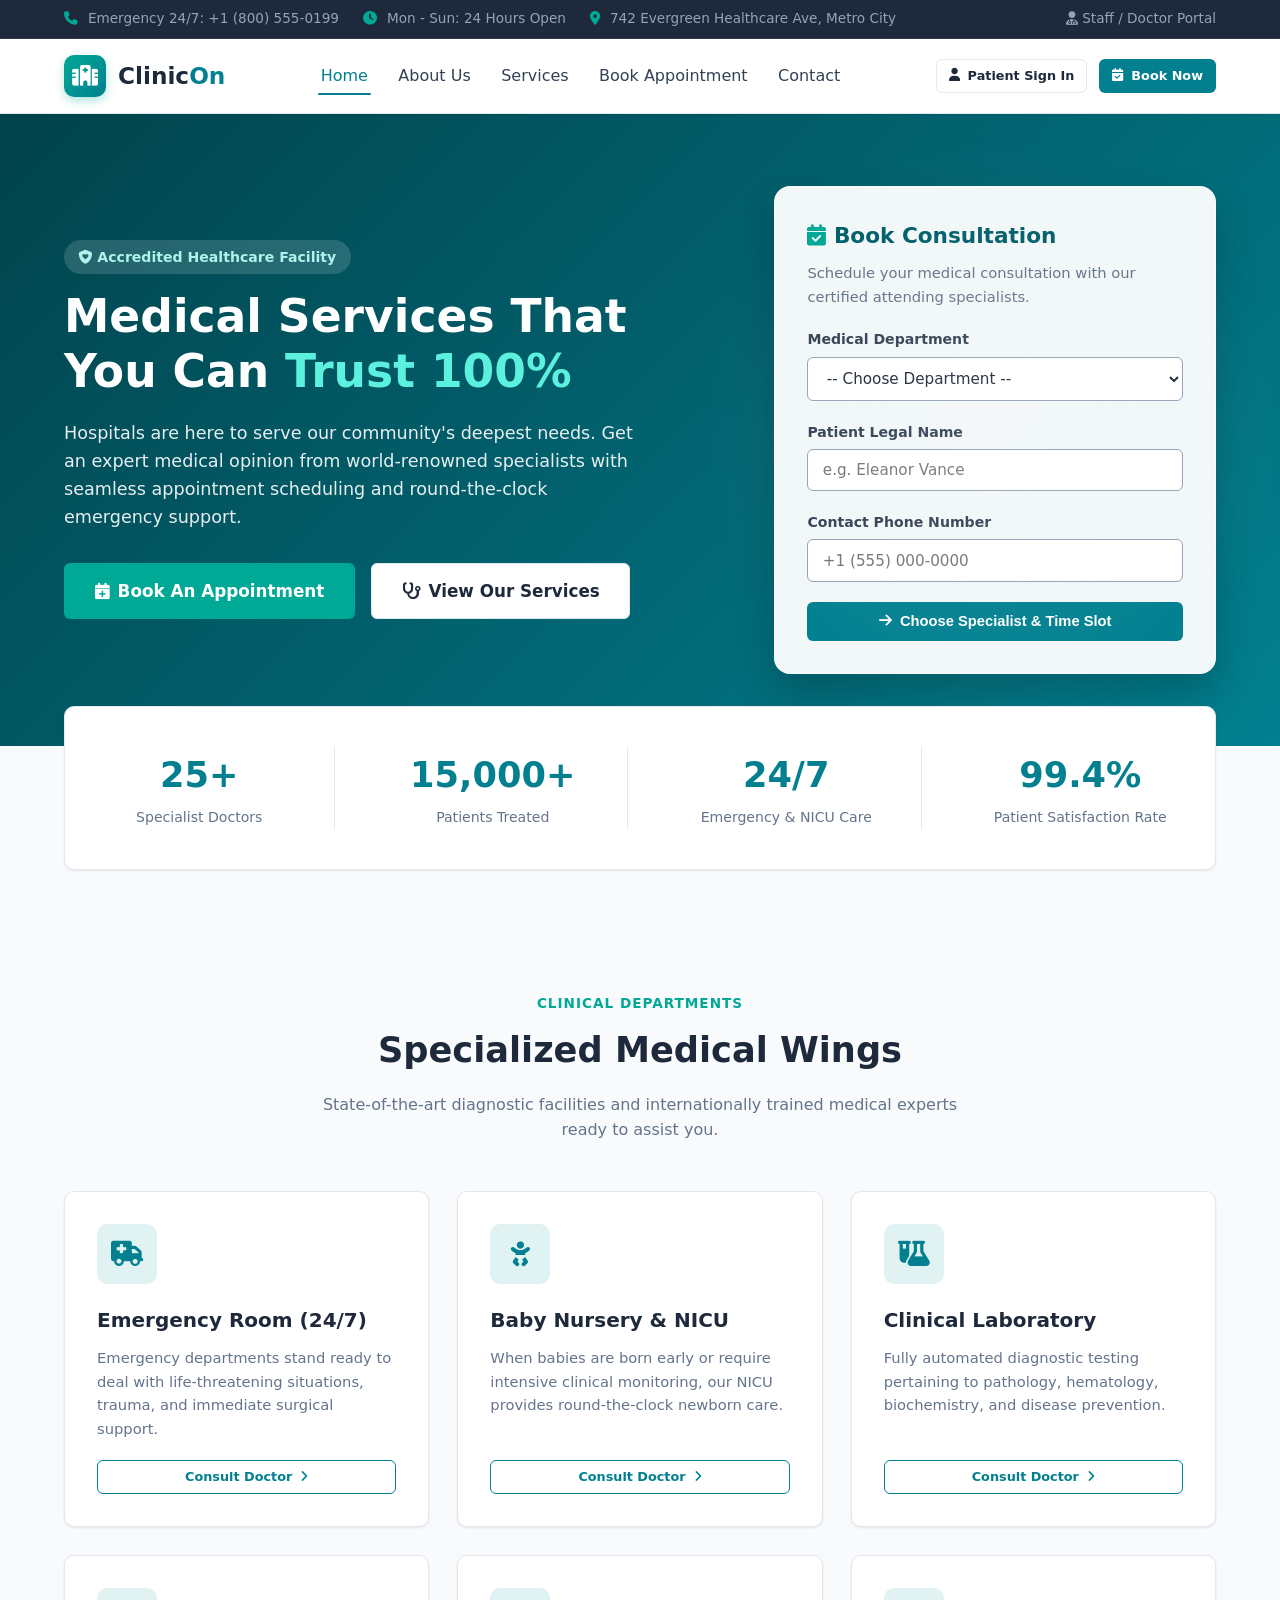
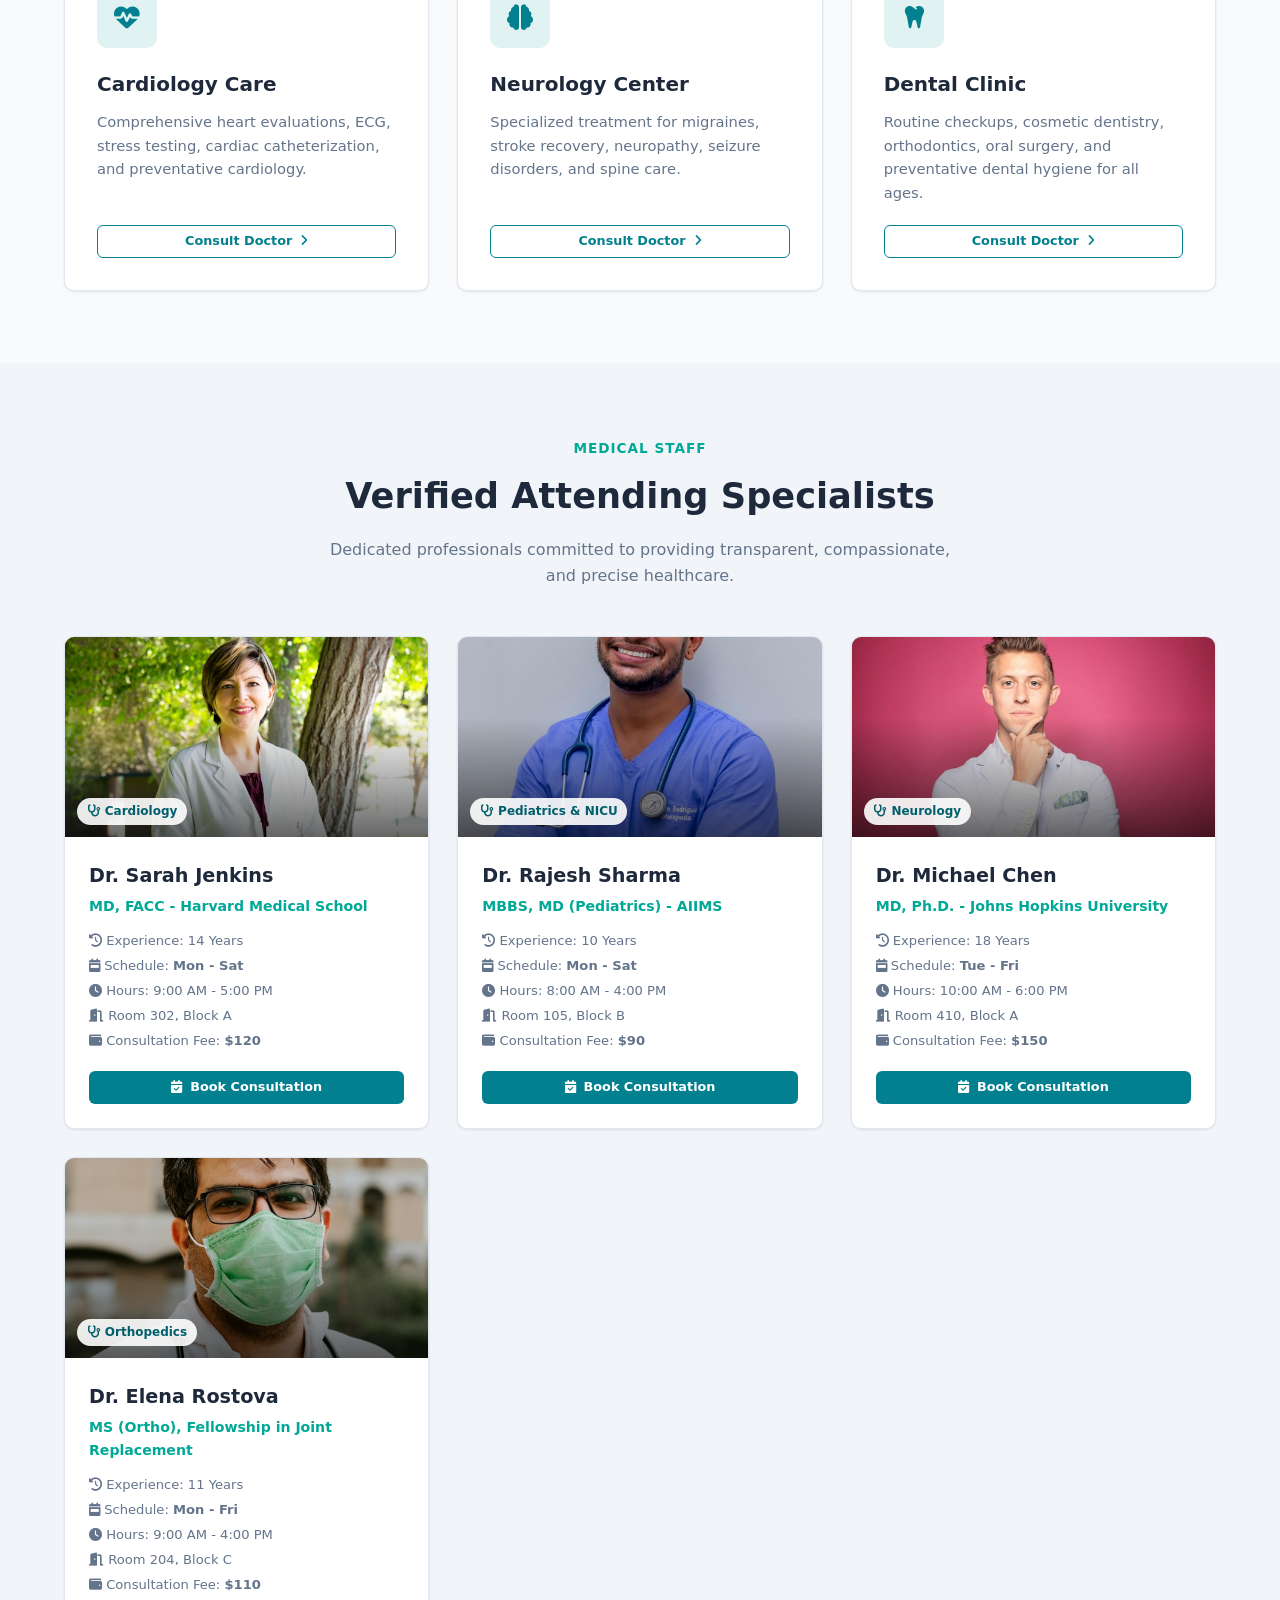
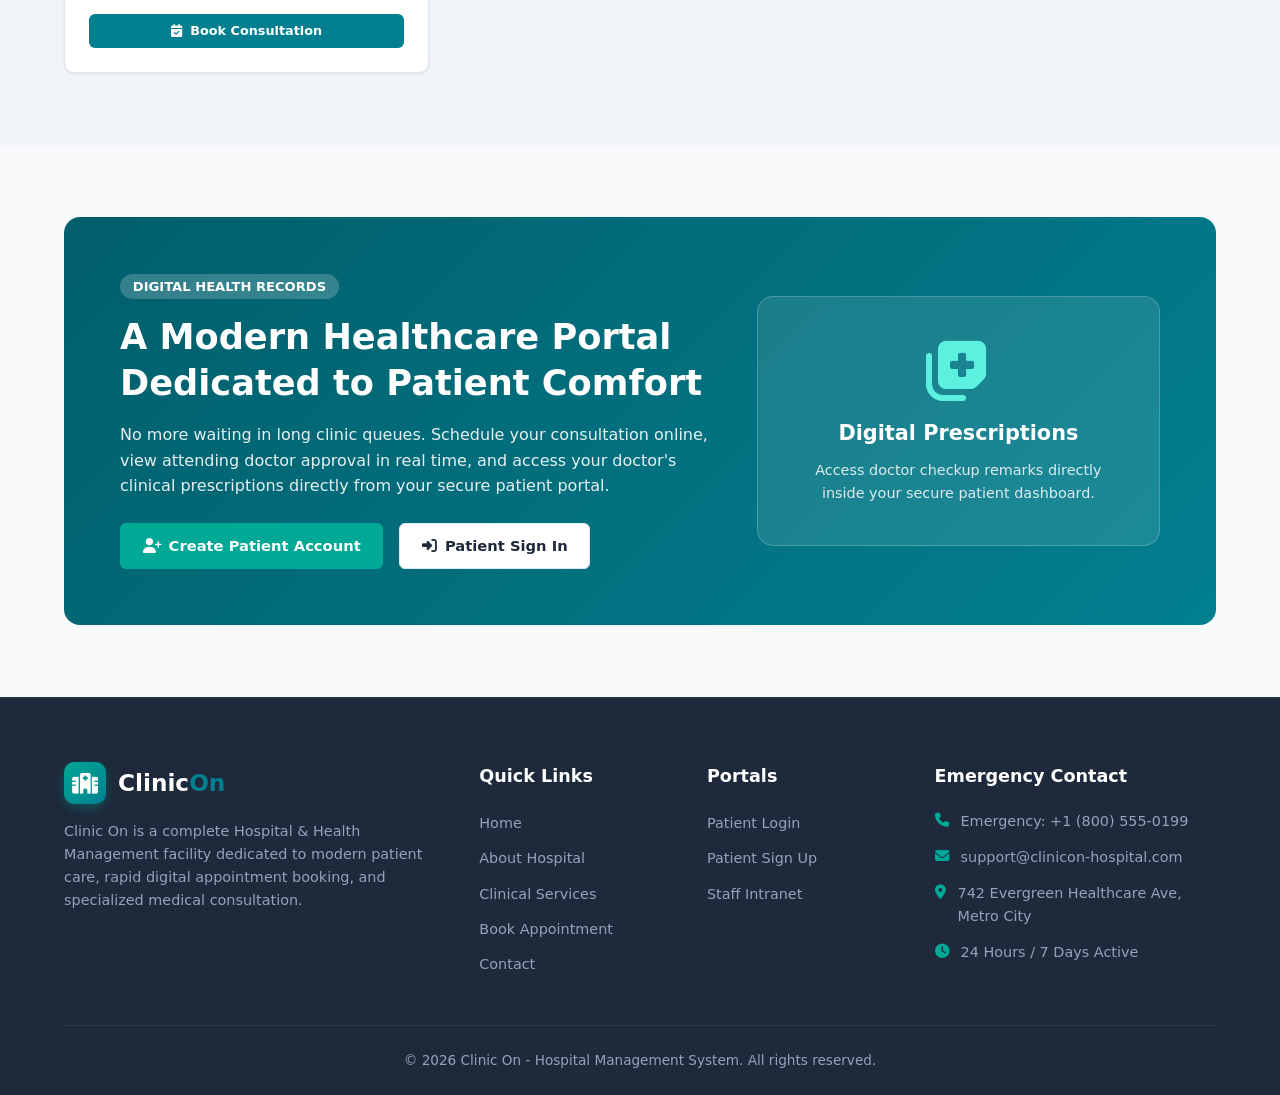
<file: index.html>
<!DOCTYPE html>
<html lang="en">
<head>
  <meta charset="UTF-8">
  <meta name="viewport" content="width=device-width, initial-scale=1.0">
  <title>Clinic On - Modern Hospital Management & Healthcare Services</title>
  <link rel="stylesheet" href="https://cdnjs.cloudflare.com/ajax/libs/font-awesome/6.4.0/css/all.min.css">
  <link rel="stylesheet" href="css/style.css">
</head>
<body>

  <!-- Top Bar -->
  <div class="topbar">
    <div class="container topbar-content">
      <div class="topbar-info">
        <span><i class="fa-solid fa-phone"></i> Emergency 24/7: +1 (800) 555-0199</span>
        <span><i class="fa-solid fa-clock"></i> Mon - Sun: 24 Hours Open</span>
        <span><i class="fa-solid fa-location-dot"></i> 742 Evergreen Healthcare Ave, Metro City</span>
      </div>
      <div class="topbar-links">
        <a href="doctor-login.html" style="color: var(--gray-400);"><i class="fa-solid fa-user-doctor"></i> Staff / Doctor Portal</a>
      </div>
    </div>
  </div>

  <!-- Navigation -->
  <nav class="navbar">
    <div class="container nav-container">
      <a href="index.html" class="logo">
        <div class="logo-icon"><i class="fa-solid fa-hospital"></i></div>
        <div class="logo-text">Clinic<span>On</span></div>
      </a>

      <button class="mobile-toggle" aria-label="Toggle Navigation">
        <i class="fa-solid fa-bars"></i>
      </button>

      <ul class="nav-menu">
        <li><a href="index.html" class="nav-link active">Home</a></li>
        <li><a href="about.html" class="nav-link">About Us</a></li>
        <li><a href="services.html" class="nav-link">Services</a></li>
        <li><a href="appointment.html" class="nav-link">Book Appointment</a></li>
        <li><a href="contact.html" class="nav-link">Contact</a></li>
      </ul>

      <div class="nav-actions">
        <a href="patient-login.html" class="btn btn-light btn-sm"><i class="fa-solid fa-user"></i> Patient Sign In</a>
        <a href="appointment.html" class="btn btn-primary btn-sm"><i class="fa-solid fa-calendar-check"></i> Book Now</a>
      </div>
    </div>
  </nav>

  <!-- Hero Section -->
  <header class="hero">
    <div class="container">
      <div class="hero-grid">
        <div class="hero-content">
          <span class="hero-subtitle"><i class="fa-solid fa-shield-heart"></i> Accredited Healthcare Facility</span>
          <h1 class="hero-title">Medical Services That You Can <span>Trust 100%</span></h1>
          <p class="hero-text">
            Hospitals are here to serve our community's deepest needs. Get an expert medical opinion from world-renowned specialists with seamless appointment scheduling and round-the-clock emergency support.
          </p>
          <div class="hero-actions">
            <a href="appointment.html" class="btn btn-accent btn-lg"><i class="fa-solid fa-calendar-plus"></i> Book An Appointment</a>
            <a href="services.html" class="btn btn-light btn-lg"><i class="fa-solid fa-stethoscope"></i> View Our Services</a>
          </div>
        </div>

        <div class="hero-card">
          <h3><i class="fa-solid fa-calendar-check" style="color: var(--accent);"></i> Book Consultation</h3>
          <p>Schedule your medical consultation with our certified attending specialists.</p>
          <form id="quickBookingForm">
            <div class="form-group">
              <label class="form-label">Medical Department</label>
              <select id="quickDept" class="form-select" required>
                <option value="">-- Choose Department --</option>
                <option value="Cardiology">Cardiology</option>
                <option value="Pediatrics & NICU">Pediatrics & NICU</option>
                <option value="Neurology">Neurology</option>
                <option value="Orthopedics">Orthopedics</option>
                <option value="Dental & Oral Care">Dental & Oral Care</option>
                <option value="General Medicine">General Medicine</option>
              </select>
            </div>
            <div class="form-group">
              <label class="form-label">Patient Legal Name</label>
              <input type="text" id="quickName" class="form-control" placeholder="e.g. Eleanor Vance" required>
            </div>
            <div class="form-group">
              <label class="form-label">Contact Phone Number</label>
              <input type="tel" id="quickPhone" class="form-control" placeholder="+1 (555) 000-0000" required>
            </div>
            <button type="submit" class="btn btn-primary btn-block"><i class="fa-solid fa-arrow-right"></i> Choose Specialist & Time Slot</button>
          </form>
        </div>
      </div>
    </div>
  </header>

  <!-- Key Statistics Strip -->
  <div class="container">
    <div class="stats-strip">
      <div class="stats-grid">
        <div class="stat-item">
          <div class="stat-number">25+</div>
          <div class="stat-label">Specialist Doctors</div>
        </div>
        <div class="stat-item">
          <div class="stat-number">15,000+</div>
          <div class="stat-label">Patients Treated</div>
        </div>
        <div class="stat-item">
          <div class="stat-number">24/7</div>
          <div class="stat-label">Emergency & NICU Care</div>
        </div>
        <div class="stat-item">
          <div class="stat-number">99.4%</div>
          <div class="stat-label">Patient Satisfaction Rate</div>
        </div>
      </div>
    </div>
  </div>

  <!-- Medical Departments Section -->
  <section class="section">
    <div class="container">
      <div class="section-header">
        <span class="section-tag">Clinical Departments</span>
        <h2 class="section-title">Specialized Medical Wings</h2>
        <p class="section-subtitle">State-of-the-art diagnostic facilities and internationally trained medical experts ready to assist you.</p>
      </div>

      <div class="cards-grid">
        <div class="service-card">
          <div class="service-icon"><i class="fa-solid fa-truck-medical"></i></div>
          <h3 class="service-title">Emergency Room (24/7)</h3>
          <p class="service-desc">Emergency departments stand ready to deal with life-threatening situations, trauma, and immediate surgical support.</p>
          <a href="appointment.html?dept=General Medicine" class="btn btn-outline btn-sm">Consult Doctor <i class="fa-solid fa-angle-right"></i></a>
        </div>

        <div class="service-card">
          <div class="service-icon"><i class="fa-solid fa-baby"></i></div>
          <h3 class="service-title">Baby Nursery & NICU</h3>
          <p class="service-desc">When babies are born early or require intensive clinical monitoring, our NICU provides round-the-clock newborn care.</p>
          <a href="appointment.html?dept=Pediatrics & NICU" class="btn btn-outline btn-sm">Consult Doctor <i class="fa-solid fa-angle-right"></i></a>
        </div>

        <div class="service-card">
          <div class="service-icon"><i class="fa-solid fa-flask-vial"></i></div>
          <h3 class="service-title">Clinical Laboratory</h3>
          <p class="service-desc">Fully automated diagnostic testing pertaining to pathology, hematology, biochemistry, and disease prevention.</p>
          <a href="appointment.html?dept=General Medicine" class="btn btn-outline btn-sm">Consult Doctor <i class="fa-solid fa-angle-right"></i></a>
        </div>

        <div class="service-card">
          <div class="service-icon"><i class="fa-solid fa-heart-pulse"></i></div>
          <h3 class="service-title">Cardiology Care</h3>
          <p class="service-desc">Comprehensive heart evaluations, ECG, stress testing, cardiac catheterization, and preventative cardiology.</p>
          <a href="appointment.html?dept=Cardiology" class="btn btn-outline btn-sm">Consult Doctor <i class="fa-solid fa-angle-right"></i></a>
        </div>

        <div class="service-card">
          <div class="service-icon"><i class="fa-solid fa-brain"></i></div>
          <h3 class="service-title">Neurology Center</h3>
          <p class="service-desc">Specialized treatment for migraines, stroke recovery, neuropathy, seizure disorders, and spine care.</p>
          <a href="appointment.html?dept=Neurology" class="btn btn-outline btn-sm">Consult Doctor <i class="fa-solid fa-angle-right"></i></a>
        </div>

        <div class="service-card">
          <div class="service-icon"><i class="fa-solid fa-tooth"></i></div>
          <h3 class="service-title">Dental Clinic</h3>
          <p class="service-desc">Routine checkups, cosmetic dentistry, orthodontics, oral surgery, and preventative dental hygiene for all ages.</p>
          <a href="appointment.html?dept=Dental & Oral Care" class="btn btn-outline btn-sm">Consult Doctor <i class="fa-solid fa-angle-right"></i></a>
        </div>
      </div>
    </div>
  </section>

  <!-- Featured Specialists -->
  <section class="section" style="background: var(--gray-100);">
    <div class="container">
      <div class="section-header">
        <span class="section-tag">Medical Staff</span>
        <h2 class="section-title">Verified Attending Specialists</h2>
        <p class="section-subtitle">Dedicated professionals committed to providing transparent, compassionate, and precise healthcare.</p>
      </div>

      <div class="cards-grid" id="featuredDoctorsList">
        <!-- Rendered dynamically -->
      </div>
    </div>
  </section>

  <!-- Digital Care Banner -->
  <section class="section">
    <div class="container">
      <div style="background: linear-gradient(135deg, #015e6b, #028090); color: white; padding: 3.5rem; border-radius: var(--radius-lg); display: grid; grid-template-columns: 1.2fr 0.8fr; gap: 2rem; align-items: center;">
        <div>
          <span style="background: rgba(255,255,255,0.2); padding: 0.3rem 0.8rem; border-radius: var(--radius-full); font-size: 0.82rem; font-weight: 700; text-transform: uppercase;">Digital Health Records</span>
          <h2 style="font-size: 2.2rem; margin: 1rem 0; line-height: 1.3;">A Modern Healthcare Portal Dedicated to Patient Comfort</h2>
          <p style="color: rgba(255,255,255,0.9); margin-bottom: 1.5rem;">
            No more waiting in long clinic queues. Schedule your consultation online, view attending doctor approval in real time, and access your doctor's clinical prescriptions directly from your secure patient portal.
          </p>
          <div style="display: flex; gap: 1rem; flex-wrap: wrap;">
            <a href="patient-signup.html" class="btn btn-accent"><i class="fa-solid fa-user-plus"></i> Create Patient Account</a>
            <a href="patient-login.html" class="btn btn-light"><i class="fa-solid fa-right-to-bracket"></i> Patient Sign In</a>
          </div>
        </div>
        <div style="text-align: center;">
          <div style="display: inline-block; background: rgba(255,255,255,0.1); padding: 2.5rem; border-radius: var(--radius-lg); border: 1px solid rgba(255,255,255,0.2);">
            <i class="fa-solid fa-notes-medical" style="font-size: 4rem; color: #5cf1de; margin-bottom: 1rem;"></i>
            <h4 style="font-size: 1.3rem;">Digital Prescriptions</h4>
            <p style="font-size: 0.9rem; color: rgba(255,255,255,0.85); margin-top: 0.5rem;">Access doctor checkup remarks directly inside your secure patient dashboard.</p>
          </div>
        </div>
      </div>
    </div>
  </section>

  <!-- Footer -->
  <footer class="footer">
    <div class="container">
      <div class="footer-grid">
        <div class="footer-brand">
          <a href="index.html" class="logo">
            <div class="logo-icon"><i class="fa-solid fa-hospital"></i></div>
            <div class="logo-text">Clinic<span>On</span></div>
          </a>
          <p class="footer-desc">
            Clinic On is a complete Hospital & Health Management facility dedicated to modern patient care, rapid digital appointment booking, and specialized medical consultation.
          </p>
        </div>

        <div>
          <h4 class="footer-title">Quick Links</h4>
          <ul class="footer-links">
            <li><a href="index.html">Home</a></li>
            <li><a href="about.html">About Hospital</a></li>
            <li><a href="services.html">Clinical Services</a></li>
            <li><a href="appointment.html">Book Appointment</a></li>
            <li><a href="contact.html">Contact</a></li>
          </ul>
        </div>

        <div>
          <h4 class="footer-title">Portals</h4>
          <ul class="footer-links">
            <li><a href="patient-login.html">Patient Login</a></li>
            <li><a href="patient-signup.html">Patient Sign Up</a></li>
            <li><a href="doctor-login.html">Staff Intranet</a></li>
          </ul>
        </div>

        <div>
          <h4 class="footer-title">Emergency Contact</h4>
          <ul class="footer-contact">
            <li><i class="fa-solid fa-phone"></i> <span>Emergency: +1 (800) 555-0199</span></li>
            <li><i class="fa-solid fa-envelope"></i> <span>support@clinicon-hospital.com</span></li>
            <li><i class="fa-solid fa-location-dot"></i> <span>742 Evergreen Healthcare Ave, Metro City</span></li>
            <li><i class="fa-solid fa-clock"></i> <span>24 Hours / 7 Days Active</span></li>
          </ul>
        </div>
      </div>

      <div class="footer-bottom">
        <p>&copy; 2026 Clinic On - Hospital Management System. All rights reserved.</p>
      </div>
    </div>
  </footer>

  <!-- Scripts -->
  <script src="js/data.js"></script>
  <script src="js/app.js"></script>
  <script>
    document.getElementById("quickBookingForm").addEventListener("submit", (e) => {
      e.preventDefault();
      const dept = encodeURIComponent(document.getElementById("quickDept").value);
      const name = encodeURIComponent(document.getElementById("quickName").value);
      const phone = encodeURIComponent(document.getElementById("quickPhone").value);

      const session = window.app.getCurrentSession();
      if (session && session.role === "patient") {
        window.location.href = `appointment.html?dept=${dept}`;
      } else {
        // Direct to signup/login first, pre-filling name and phone!
        const redirectParam = encodeURIComponent(`appointment.html?dept=${dept}`);
        window.location.href = `patient-signup.html?redirect=${redirectParam}&name=${name}&phone=${phone}`;
      }
    });

    const container = document.getElementById("featuredDoctorsList");
    if (container && window.app) {
      container.innerHTML = window.app.data.doctors.map(d => `
        <div class="doctor-card">
          <div class="doctor-avatar-wrap" style="background-image: url('${d.photo}'), url('${d.onlinePhoto || d.photo}'); background-size: cover; background-position: center;">
            <div style="position: absolute; inset: 0; background: linear-gradient(to top, rgba(0,0,0,0.6) 0%, transparent 60%);"></div>
            <span class="doctor-badge"><i class="fa-solid fa-stethoscope"></i> ${d.category}</span>
          </div>
          <div class="doctor-info">
            <h3 class="doctor-name">${d.name}</h3>
            <p class="doctor-specialty">${d.qualification}</p>
            <div class="doctor-meta">
              <span><i class="fa-solid fa-clock-rotate-left"></i> Experience: ${d.experience}</span>
              <span><i class="fa-solid fa-calendar-week"></i> Schedule: <strong>${d.workingDaysText}</strong></span>
              <span><i class="fa-solid fa-clock"></i> Hours: ${d.workingHours}</span>
              <span><i class="fa-solid fa-door-open"></i> ${d.room}</span>
              <span><i class="fa-solid fa-wallet"></i> Consultation Fee: <strong>${d.consultFee}</strong></span>
            </div>
            <a href="appointment.html?doctorId=${d.id}&dept=${encodeURIComponent(d.category)}" class="btn btn-primary btn-sm btn-block">
              <i class="fa-solid fa-calendar-check"></i> Book Consultation
            </a>
          </div>
        </div>
      `).join('');
    }
  </script>
</body>
</html>
</file>
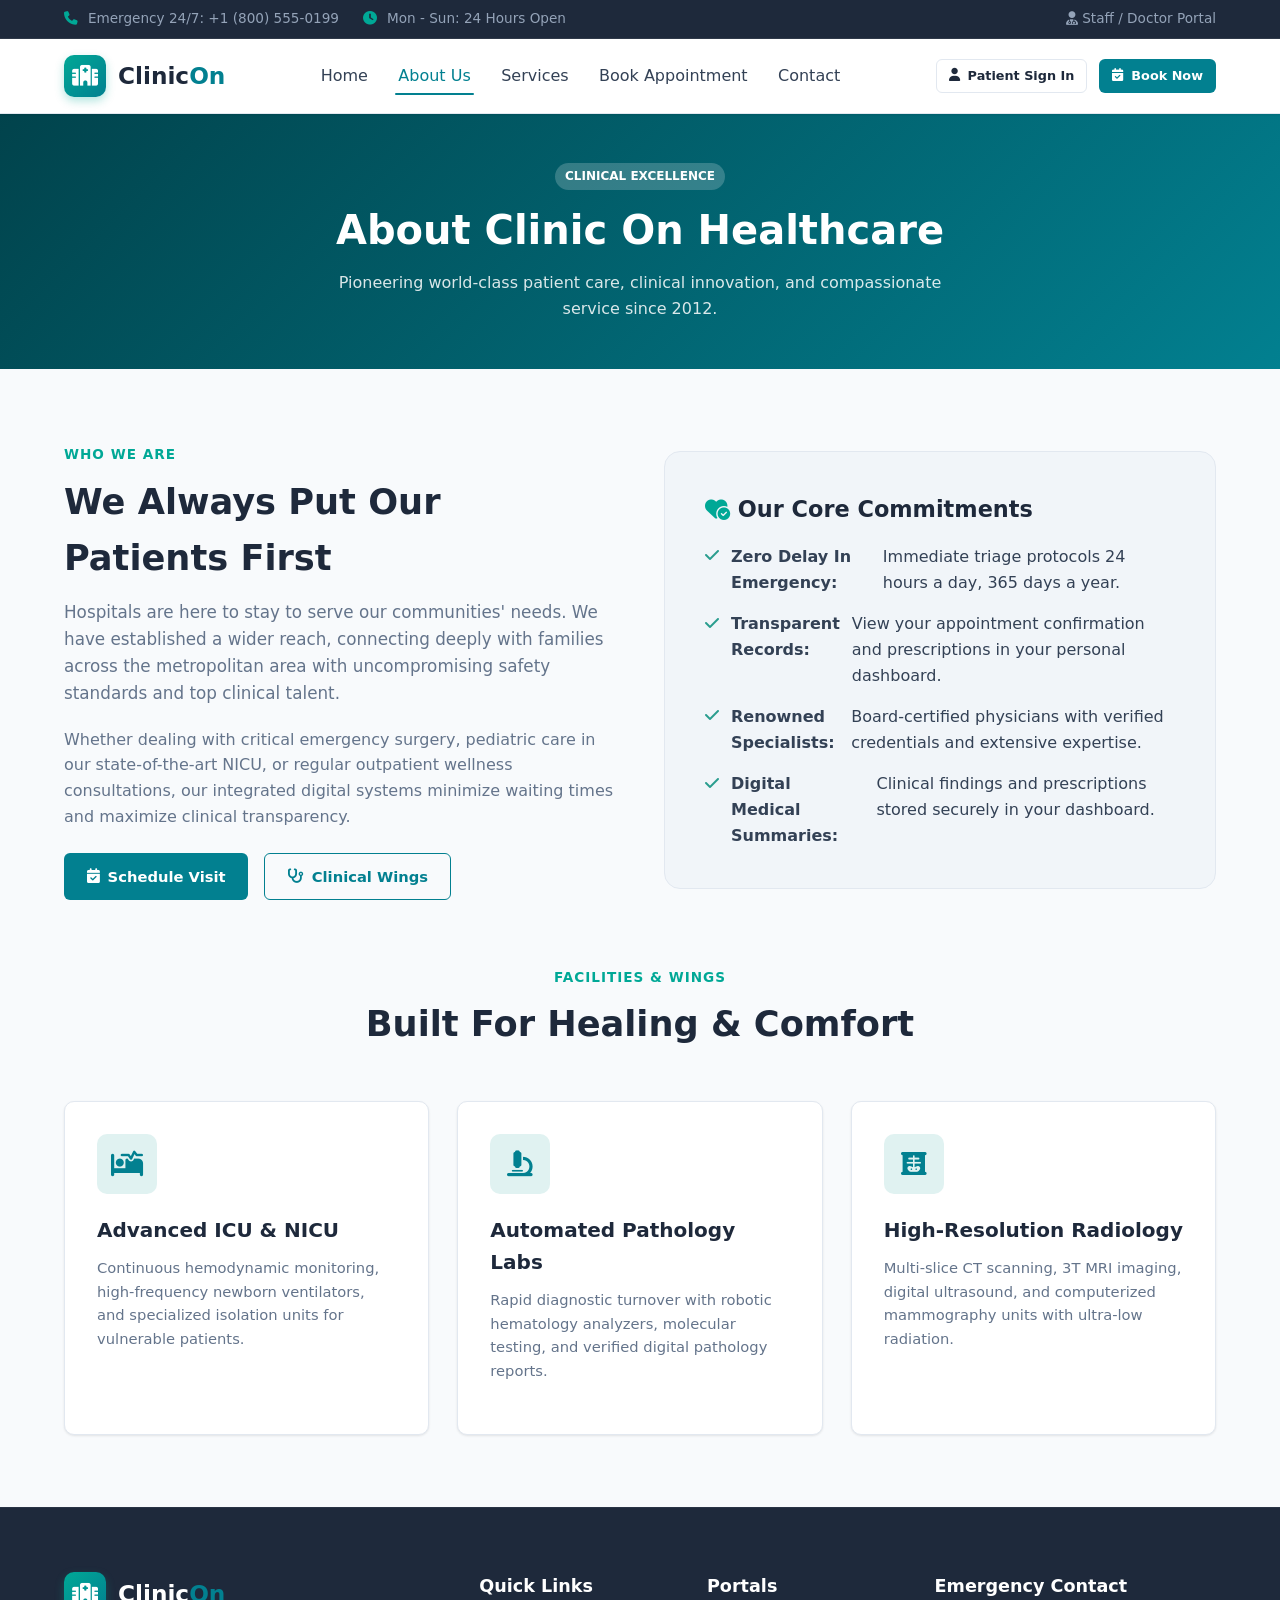
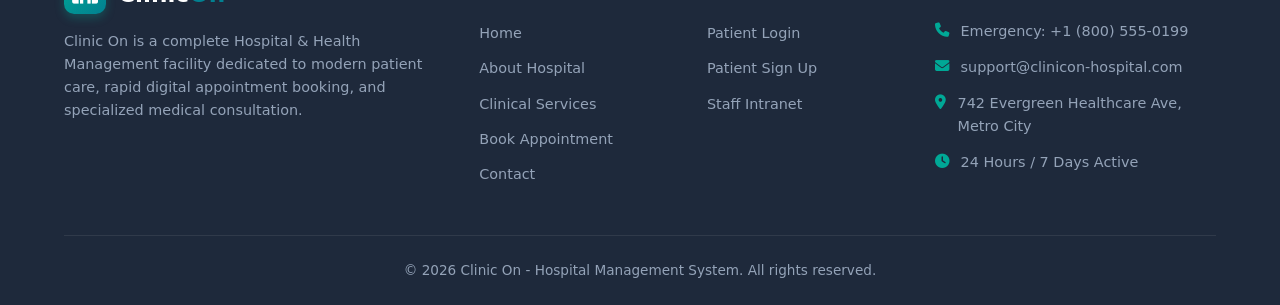
<file: about.html>
<!DOCTYPE html>
<html lang="en">
<head>
  <meta charset="UTF-8">
  <meta name="viewport" content="width=device-width, initial-scale=1.0">
  <title>About Us - Clinic On Healthcare</title>
  <link rel="stylesheet" href="https://cdnjs.cloudflare.com/ajax/libs/font-awesome/6.4.0/css/all.min.css">
  <link rel="stylesheet" href="css/style.css">
</head>
<body>

  <!-- Top Bar -->
  <div class="topbar">
    <div class="container topbar-content">
      <div class="topbar-info">
        <span><i class="fa-solid fa-phone"></i> Emergency 24/7: +1 (800) 555-0199</span>
        <span><i class="fa-solid fa-clock"></i> Mon - Sun: 24 Hours Open</span>
      </div>
      <div class="topbar-links">
        <a href="doctor-login.html" style="color: var(--gray-400);"><i class="fa-solid fa-user-doctor"></i> Staff / Doctor Portal</a>
      </div>
    </div>
  </div>

  <!-- Navigation -->
  <nav class="navbar">
    <div class="container nav-container">
      <a href="index.html" class="logo">
        <div class="logo-icon"><i class="fa-solid fa-hospital"></i></div>
        <div class="logo-text">Clinic<span>On</span></div>
      </a>

      <button class="mobile-toggle" aria-label="Toggle Navigation">
        <i class="fa-solid fa-bars"></i>
      </button>

      <ul class="nav-menu">
        <li><a href="index.html" class="nav-link">Home</a></li>
        <li><a href="about.html" class="nav-link active">About Us</a></li>
        <li><a href="services.html" class="nav-link">Services</a></li>
        <li><a href="appointment.html" class="nav-link">Book Appointment</a></li>
        <li><a href="contact.html" class="nav-link">Contact</a></li>
      </ul>

      <div class="nav-actions">
        <a href="patient-login.html" class="btn btn-light btn-sm"><i class="fa-solid fa-user"></i> Patient Sign In</a>
        <a href="appointment.html" class="btn btn-primary btn-sm"><i class="fa-solid fa-calendar-check"></i> Book Now</a>
      </div>
    </div>
  </nav>

  <!-- Banner -->
  <header style="background: linear-gradient(135deg, #01434c 0%, #028090 100%); color: white; padding: 3rem 0; text-align: center;">
    <div class="container">
      <span class="badge" style="background: rgba(255,255,255,0.2); color: #fff; margin-bottom: 0.5rem;">Clinical Excellence</span>
      <h1 style="font-size: 2.5rem; font-weight: 800;">About Clinic On Healthcare</h1>
      <p style="color: rgba(255,255,255,0.85); max-width: 650px; margin: 0.5rem auto 0 auto;">Pioneering world-class patient care, clinical innovation, and compassionate service since 2012.</p>
    </div>
  </header>

  <!-- Main Content -->
  <section class="section">
    <div class="container">
      <div style="display: grid; grid-template-columns: 1fr 1fr; gap: 3rem; align-items: center; margin-bottom: 4rem;">
        <div>
          <span class="section-tag">Who We Are</span>
          <h2 class="section-title">We Always Put Our Patients First</h2>
          <p style="color: var(--gray-600); margin-bottom: 1.25rem; font-size: 1.05rem;">
            Hospitals are here to stay to serve our communities' needs. We have established a wider reach, connecting deeply with families across the metropolitan area with uncompromising safety standards and top clinical talent.
          </p>
          <p style="color: var(--gray-600); margin-bottom: 1.5rem;">
            Whether dealing with critical emergency surgery, pediatric care in our state-of-the-art NICU, or regular outpatient wellness consultations, our integrated digital systems minimize waiting times and maximize clinical transparency.
          </p>
          <div style="display: flex; gap: 1rem;">
            <a href="appointment.html" class="btn btn-primary"><i class="fa-solid fa-calendar-check"></i> Schedule Visit</a>
            <a href="services.html" class="btn btn-outline"><i class="fa-solid fa-stethoscope"></i> Clinical Wings</a>
          </div>
        </div>
        <div style="background: var(--gray-100); border-radius: var(--radius-lg); padding: 2.5rem; border: 1px solid var(--gray-200);">
          <h3 style="font-size: 1.4rem; color: var(--dark); margin-bottom: 1rem;"><i class="fa-solid fa-heart-circle-check" style="color: var(--accent);"></i> Our Core Commitments</h3>
          <ul style="list-style: none; display: flex; flex-direction: column; gap: 1rem; color: var(--dark-light);">
            <li style="display: flex; gap: 0.75rem;"><i class="fa-solid fa-check" style="color: var(--success); margin-top: 0.2rem;"></i> <strong>Zero Delay In Emergency:</strong> Immediate triage protocols 24 hours a day, 365 days a year.</li>
            <li style="display: flex; gap: 0.75rem;"><i class="fa-solid fa-check" style="color: var(--success); margin-top: 0.2rem;"></i> <strong>Transparent Records:</strong> View your appointment confirmation and prescriptions in your personal dashboard.</li>
            <li style="display: flex; gap: 0.75rem;"><i class="fa-solid fa-check" style="color: var(--success); margin-top: 0.2rem;"></i> <strong>Renowned Specialists:</strong> Board-certified physicians with verified credentials and extensive expertise.</li>
            <li style="display: flex; gap: 0.75rem;"><i class="fa-solid fa-check" style="color: var(--success); margin-top: 0.2rem;"></i> <strong>Digital Medical Summaries:</strong> Clinical findings and prescriptions stored securely in your dashboard.</li>
          </ul>
        </div>
      </div>

      <!-- Facility Highlights Grid -->
      <div class="section-header">
        <span class="section-tag">Facilities & Wings</span>
        <h2 class="section-title">Built For Healing & Comfort</h2>
      </div>

      <div class="cards-grid">
        <div class="service-card">
          <div class="service-icon"><i class="fa-solid fa-bed-pulse"></i></div>
          <h3 class="service-title">Advanced ICU & NICU</h3>
          <p class="service-desc">Continuous hemodynamic monitoring, high-frequency newborn ventilators, and specialized isolation units for vulnerable patients.</p>
        </div>
        <div class="service-card">
          <div class="service-icon"><i class="fa-solid fa-microscope"></i></div>
          <h3 class="service-title">Automated Pathology Labs</h3>
          <p class="service-desc">Rapid diagnostic turnover with robotic hematology analyzers, molecular testing, and verified digital pathology reports.</p>
        </div>
        <div class="service-card">
          <div class="service-icon"><i class="fa-solid fa-x-ray"></i></div>
          <h3 class="service-title">High-Resolution Radiology</h3>
          <p class="service-desc">Multi-slice CT scanning, 3T MRI imaging, digital ultrasound, and computerized mammography units with ultra-low radiation.</p>
        </div>
      </div>
    </div>
  </section>

  <!-- Footer -->
  <footer class="footer">
    <div class="container">
      <div class="footer-grid">
        <div class="footer-brand">
          <a href="index.html" class="logo">
            <div class="logo-icon"><i class="fa-solid fa-hospital"></i></div>
            <div class="logo-text">Clinic<span>On</span></div>
          </a>
          <p class="footer-desc">
            Clinic On is a complete Hospital & Health Management facility dedicated to modern patient care, rapid digital appointment booking, and specialized medical consultation.
          </p>
        </div>

        <div>
          <h4 class="footer-title">Quick Links</h4>
          <ul class="footer-links">
            <li><a href="index.html">Home</a></li>
            <li><a href="about.html">About Hospital</a></li>
            <li><a href="services.html">Clinical Services</a></li>
            <li><a href="appointment.html">Book Appointment</a></li>
            <li><a href="contact.html">Contact</a></li>
          </ul>
        </div>

        <div>
          <h4 class="footer-title">Portals</h4>
          <ul class="footer-links">
            <li><a href="patient-login.html">Patient Login</a></li>
            <li><a href="patient-signup.html">Patient Sign Up</a></li>
            <li><a href="doctor-login.html">Staff Intranet</a></li>
          </ul>
        </div>

        <div>
          <h4 class="footer-title">Emergency Contact</h4>
          <ul class="footer-contact">
            <li><i class="fa-solid fa-phone"></i> <span>Emergency: +1 (800) 555-0199</span></li>
            <li><i class="fa-solid fa-envelope"></i> <span>support@clinicon-hospital.com</span></li>
            <li><i class="fa-solid fa-location-dot"></i> <span>742 Evergreen Healthcare Ave, Metro City</span></li>
            <li><i class="fa-solid fa-clock"></i> <span>24 Hours / 7 Days Active</span></li>
          </ul>
        </div>
      </div>

      <div class="footer-bottom">
        <p>&copy; 2026 Clinic On - Hospital Management System. All rights reserved.</p>
      </div>
    </div>
  </footer>

  <script src="js/data.js"></script>
  <script src="js/app.js"></script>
</body>
</html>
</file>
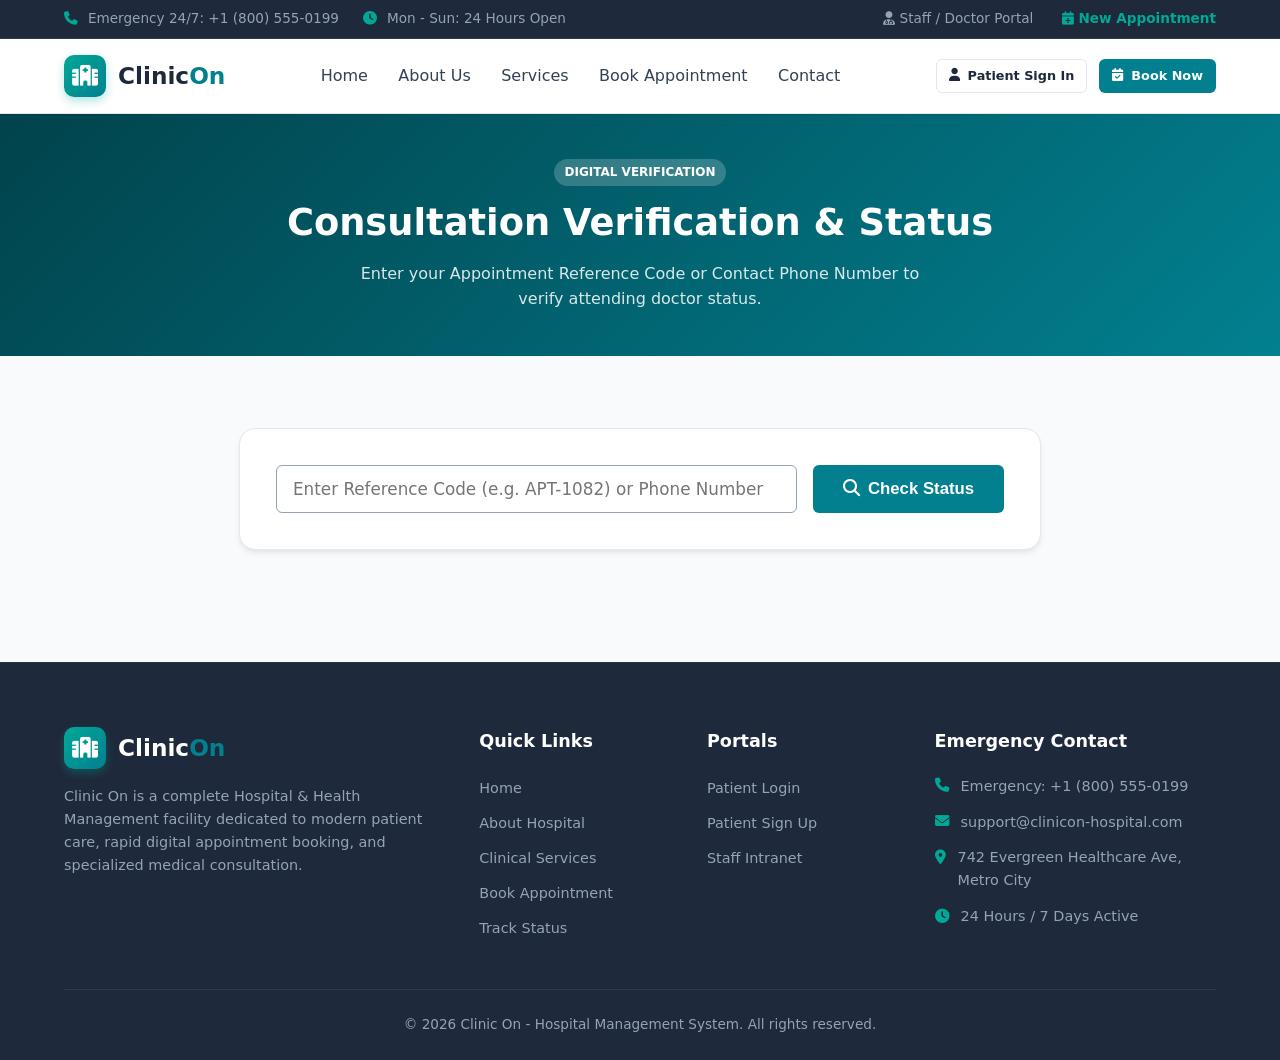
<file: appointment-status.html>
<!DOCTYPE html>
<html lang="en">
<head>
  <meta charset="UTF-8">
  <meta name="viewport" content="width=device-width, initial-scale=1.0">
  <title>Track Appointment Status - Clinic On Healthcare</title>
  <link rel="stylesheet" href="https://cdnjs.cloudflare.com/ajax/libs/font-awesome/6.4.0/css/all.min.css">
  <link rel="stylesheet" href="css/style.css">
</head>
<body>

  <!-- Top Bar -->
  <div class="topbar">
    <div class="container topbar-content">
      <div class="topbar-info">
        <span><i class="fa-solid fa-phone"></i> Emergency 24/7: +1 (800) 555-0199</span>
        <span><i class="fa-solid fa-clock"></i> Mon - Sun: 24 Hours Open</span>
      </div>
      <div class="topbar-links">
        <a href="doctor-login.html" style="color: var(--gray-400); margin-right: 1.5rem;"><i class="fa-solid fa-user-doctor"></i> Staff / Doctor Portal</a>
        <a href="appointment.html" style="color: var(--accent); font-weight: 600;"><i class="fa-solid fa-calendar-plus"></i> New Appointment</a>
      </div>
    </div>
  </div>

  <!-- Navigation -->
  <nav class="navbar">
    <div class="container nav-container">
      <a href="index.html" class="logo">
        <div class="logo-icon"><i class="fa-solid fa-hospital"></i></div>
        <div class="logo-text">Clinic<span>On</span></div>
      </a>

      <button class="mobile-toggle" aria-label="Toggle Navigation">
        <i class="fa-solid fa-bars"></i>
      </button>

      <ul class="nav-menu">
        <li><a href="index.html" class="nav-link">Home</a></li>
        <li><a href="about.html" class="nav-link">About Us</a></li>
        <li><a href="services.html" class="nav-link">Services</a></li>
        <li><a href="appointment.html" class="nav-link">Book Appointment</a></li>
        <li><a href="contact.html" class="nav-link">Contact</a></li>
      </ul>

      <div class="nav-actions">
        <a href="patient-login.html" class="btn btn-light btn-sm"><i class="fa-solid fa-user"></i> Patient Sign In</a>
        <a href="appointment.html" class="btn btn-primary btn-sm"><i class="fa-solid fa-calendar-check"></i> Book Now</a>
      </div>
    </div>
  </nav>

  <!-- Banner -->
  <header style="background: linear-gradient(135deg, #01434c 0%, #028090 100%); color: white; padding: 2.75rem 0; text-align: center;">
    <div class="container">
      <span class="badge" style="background: rgba(255,255,255,0.2); color: #fff; margin-bottom: 0.5rem;">Digital Verification</span>
      <h1 style="font-size: 2.3rem; font-weight: 800;">Consultation Verification & Status</h1>
      <p style="color: rgba(255,255,255,0.85); max-width: 600px; margin: 0.5rem auto 0 auto;">Enter your Appointment Reference Code or Contact Phone Number to verify attending doctor status.</p>
    </div>
  </header>

  <!-- Search Section -->
  <section class="section">
    <div class="container" style="max-width: 850px;">
      
      <!-- Search Input Card -->
      <div class="form-card" style="max-width: 100%; margin-bottom: 2.5rem;">
        <form id="trackSearchForm" style="display: flex; gap: 1rem; flex-wrap: wrap;">
          <div style="flex: 1; min-width: 260px;">
            <input type="text" id="trackInput" class="form-control" style="font-size: 1.05rem; padding: 0.8rem 1rem;" placeholder="Enter Reference Code (e.g. APT-1082) or Phone Number" required>
          </div>
          <button type="submit" class="btn btn-primary btn-lg" style="padding: 0.8rem 1.8rem;">
            <i class="fa-solid fa-magnifying-glass"></i> Check Status
          </button>
        </form>
      </div>

      <!-- Results Container -->
      <div id="resultsArea"></div>

    </div>
  </section>

  <!-- Footer -->
  <footer class="footer">
    <div class="container">
      <div class="footer-grid">
        <div class="footer-brand">
          <a href="index.html" class="logo">
            <div class="logo-icon"><i class="fa-solid fa-hospital"></i></div>
            <div class="logo-text">Clinic<span>On</span></div>
          </a>
          <p class="footer-desc">
            Clinic On is a complete Hospital & Health Management facility dedicated to modern patient care, rapid digital appointment booking, and specialized medical consultation.
          </p>
        </div>

        <div>
          <h4 class="footer-title">Quick Links</h4>
          <ul class="footer-links">
            <li><a href="index.html">Home</a></li>
            <li><a href="about.html">About Hospital</a></li>
            <li><a href="services.html">Clinical Services</a></li>
            <li><a href="appointment.html">Book Appointment</a></li>
            <li><a href="appointment-status.html">Track Status</a></li>
          </ul>
        </div>

        <div>
          <h4 class="footer-title">Portals</h4>
          <ul class="footer-links">
            <li><a href="patient-login.html">Patient Login</a></li>
            <li><a href="patient-signup.html">Patient Sign Up</a></li>
            <li><a href="doctor-login.html">Staff Intranet</a></li>
          </ul>
        </div>

        <div>
          <h4 class="footer-title">Emergency Contact</h4>
          <ul class="footer-contact">
            <li><i class="fa-solid fa-phone"></i> <span>Emergency: +1 (800) 555-0199</span></li>
            <li><i class="fa-solid fa-envelope"></i> <span>support@clinicon-hospital.com</span></li>
            <li><i class="fa-solid fa-location-dot"></i> <span>742 Evergreen Healthcare Ave, Metro City</span></li>
            <li><i class="fa-solid fa-clock"></i> <span>24 Hours / 7 Days Active</span></li>
          </ul>
        </div>
      </div>

      <div class="footer-bottom">
        <p>&copy; 2026 Clinic On - Hospital Management System. All rights reserved.</p>
      </div>
    </div>
  </footer>

  <script src="js/data.js"></script>
  <script src="js/app.js"></script>
  <script>
    const form = document.getElementById("trackSearchForm");
    const input = document.getElementById("trackInput");
    const resultsArea = document.getElementById("resultsArea");

    function renderStatusBadge(status) {
      if (status === "approved") {
        return `<span class="badge badge-approved"><i class="fa-solid fa-check"></i> Confirmed & Approved</span>`;
      } else if (status === "rejected") {
        return `<span class="badge badge-rejected"><i class="fa-solid fa-xmark"></i> Declined / Reschedule</span>`;
      } else {
        return `<span class="badge badge-pending"><i class="fa-solid fa-clock"></i> Awaiting Doctor Review</span>`;
      }
    }

    function executeSearch(query) {
      if (!query.trim()) return;
      const results = window.app.searchAppointments(query);

      if (results.length === 0) {
        resultsArea.innerHTML = `
          <div style="background: var(--white); padding: 3rem 1.5rem; text-align: center; border-radius: var(--radius-md); border: 1px solid var(--gray-200);">
            <i class="fa-solid fa-file-circle-question" style="font-size: 3rem; color: var(--gray-400); margin-bottom: 1rem; display: block;"></i>
            <h3 style="color: var(--dark); margin-bottom: 0.5rem;">No Matching Records Found</h3>
            <p style="color: var(--gray-600); font-size: 0.95rem;">We could not locate any active consultations matching "<strong>${query}</strong>".</p>
            <p style="font-size: 0.88rem; color: var(--gray-600); margin-top: 0.25rem;">Please verify your Reference Code spelling or phone number.</p>
            <a href="appointment.html" class="btn btn-primary" style="margin-top: 1.5rem;"><i class="fa-solid fa-calendar-plus"></i> Book Consultation Now</a>
          </div>
        `;
        return;
      }

      resultsArea.innerHTML = results.map(apt => `
        <div style="background: var(--white); border-radius: var(--radius-lg); border: 1px solid var(--gray-200); box-shadow: var(--shadow-md); margin-bottom: 1.75rem; overflow: hidden;">
          <div style="padding: 1.25rem 1.75rem; background: var(--gray-100); border-bottom: 1px solid var(--gray-200); display: flex; justify-content: space-between; align-items: center; flex-wrap: wrap; gap: 0.75rem;">
            <div>
              <span style="font-size: 0.75rem; color: var(--gray-600); text-transform: uppercase; font-weight: 700;">Reference Code</span>
              <h3 style="font-size: 1.35rem; color: var(--primary); font-weight: 800; margin: 0;">${apt.id}</h3>
            </div>
            <div>
              ${renderStatusBadge(apt.status)}
            </div>
          </div>

          <div style="padding: 1.75rem;">
            <div style="display: grid; grid-template-columns: repeat(auto-fit, minmax(220px, 1fr)); gap: 1.25rem; margin-bottom: 1.5rem;">
              <div>
                <span style="font-size: 0.8rem; color: var(--gray-600); text-transform: uppercase;">Patient Name</span>
                <p style="font-size: 1.05rem; font-weight: 700; color: var(--dark);">${apt.patientName}</p>
                <small style="color: var(--gray-600);"><i class="fa-solid fa-phone"></i> ${apt.patientPhone}</small>
              </div>

              <div>
                <span style="font-size: 0.8rem; color: var(--gray-600); text-transform: uppercase;">Attending Physician</span>
                <p style="font-size: 1.05rem; font-weight: 700; color: var(--dark);">${apt.doctorName}</p>
                <small style="color: var(--accent); font-weight: 600;"><i class="fa-solid fa-stethoscope"></i> ${apt.department}</small>
              </div>

              <div>
                <span style="font-size: 0.8rem; color: var(--gray-600); text-transform: uppercase;">Consultation Slot</span>
                <p style="font-size: 1.05rem; font-weight: 700; color: var(--dark);"><i class="fa-solid fa-calendar-day" style="color: var(--primary);"></i> ${apt.date}</p>
                <small style="color: var(--dark-light); font-weight: 600;"><i class="fa-solid fa-clock"></i> ${apt.time}</small>
              </div>
            </div>

            <div style="background: var(--light); padding: 0.9rem 1.1rem; border-radius: var(--radius-sm); border-left: 4px solid var(--primary); margin-bottom: 1.2rem;">
              <strong style="font-size: 0.85rem; color: var(--dark); display: block; margin-bottom: 0.2rem;">Symptoms / Reason for Visit:</strong>
              <p style="font-size: 0.92rem; color: var(--gray-600); margin: 0;">${apt.symptoms || "General medical consultation"}</p>
            </div>

            ${apt.checkupNotes ? `
              <div style="background: #f0fdf4; border: 1px solid #bbf7d0; border-radius: var(--radius-md); padding: 1.25rem; margin-top: 1.25rem;">
                <div style="display: flex; align-items: center; gap: 0.5rem; margin-bottom: 0.4rem;">
                  <i class="fa-solid fa-prescription" style="color: #16a34a; font-size: 1.2rem;"></i>
                  <h4 style="color: #166534; font-size: 1.05rem; margin: 0;">Doctor's Diagnosis & Prescription</h4>
                </div>
                <p style="color: #14532d; font-size: 0.95rem; line-height: 1.5; margin: 0;">${apt.checkupNotes}</p>
              </div>
            ` : ''}

            <div style="margin-top: 1.25rem; font-size: 0.82rem; color: var(--gray-600);">
              <i class="fa-solid fa-info-circle" style="color: var(--info);"></i> Booked on: ${apt.createdAt} • Please report to reception 15 minutes prior to appointment time.
            </div>
          </div>
        </div>
      `).join('');
    }

    form.addEventListener("submit", (e) => {
      e.preventDefault();
      executeSearch(input.value);
    });

    const urlParams = new URLSearchParams(window.location.search);
    const searchId = urlParams.get("id");
    if (searchId) {
      input.value = searchId;
      executeSearch(searchId);
    }
  </script>
</body>
</html>
</file>
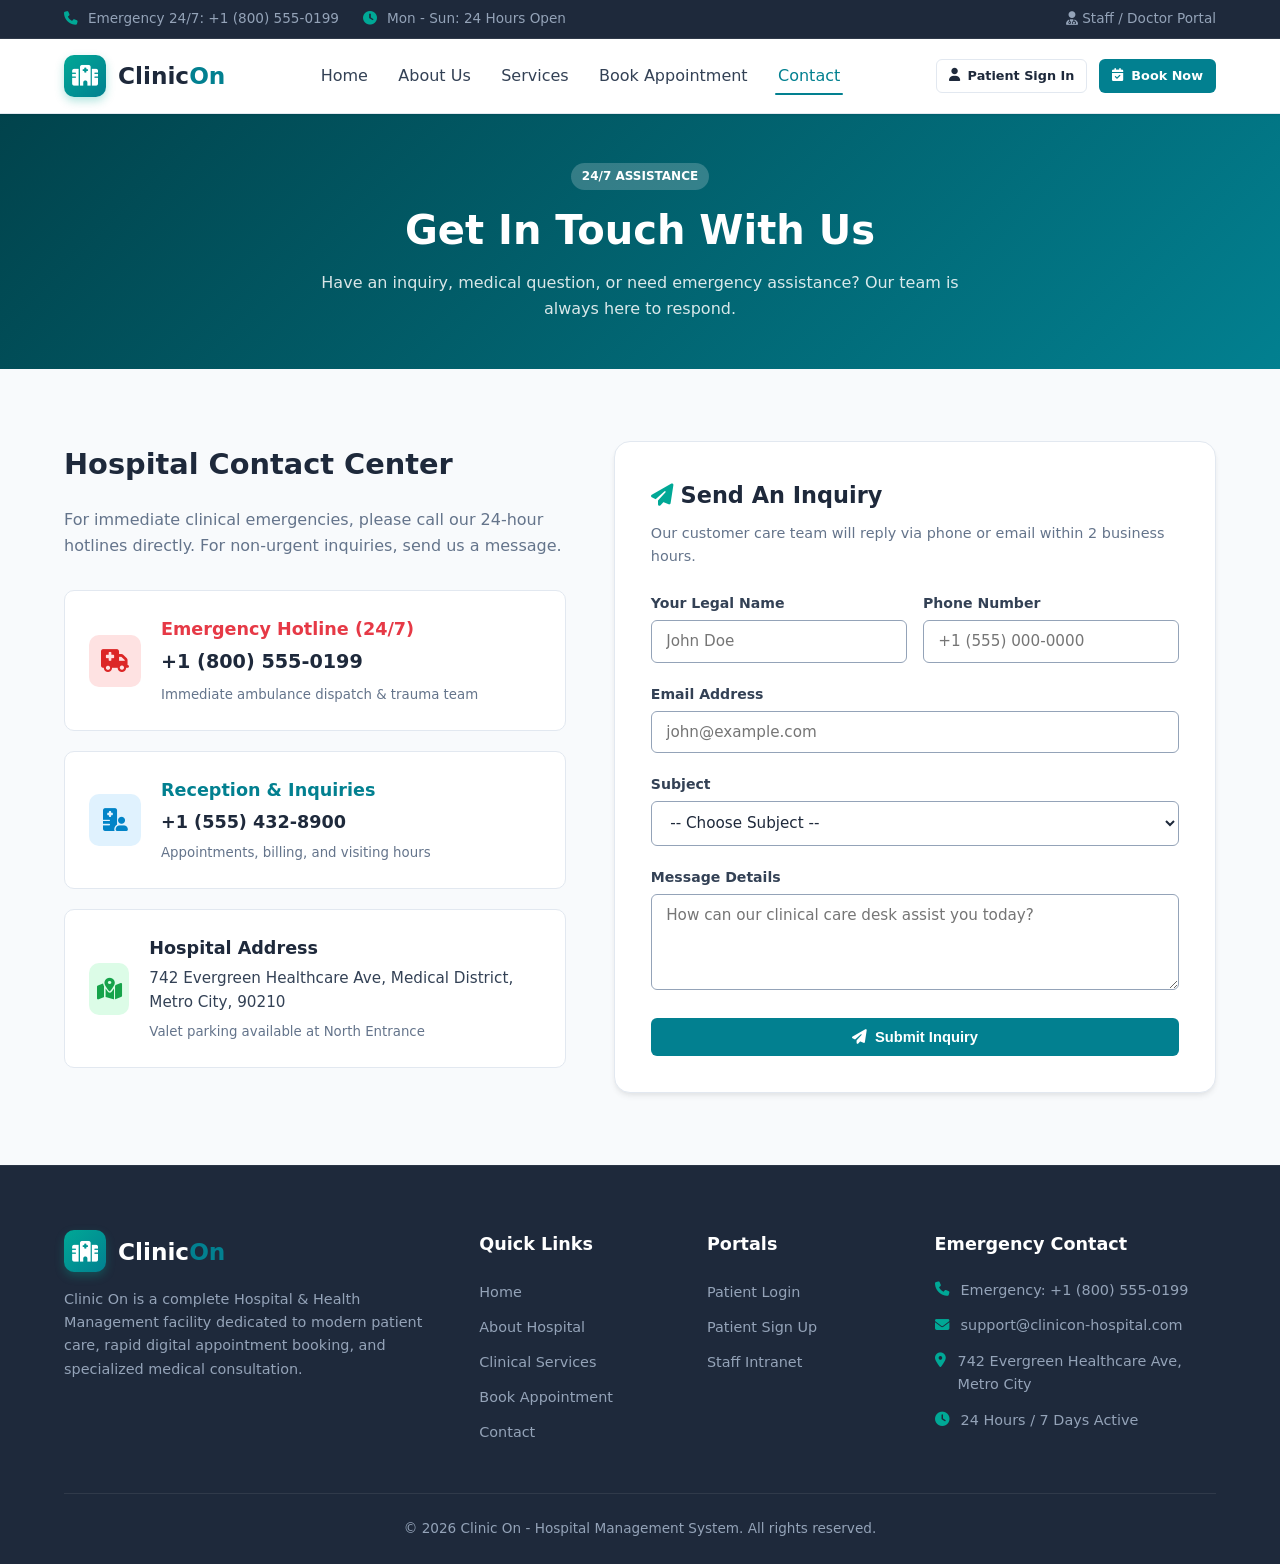
<file: contact.html>
<!DOCTYPE html>
<html lang="en">
<head>
  <meta charset="UTF-8">
  <meta name="viewport" content="width=device-width, initial-scale=1.0">
  <title>Contact Us - Clinic On Healthcare</title>
  <link rel="stylesheet" href="https://cdnjs.cloudflare.com/ajax/libs/font-awesome/6.4.0/css/all.min.css">
  <link rel="stylesheet" href="css/style.css">
</head>
<body>

  <!-- Top Bar -->
  <div class="topbar">
    <div class="container topbar-content">
      <div class="topbar-info">
        <span><i class="fa-solid fa-phone"></i> Emergency 24/7: +1 (800) 555-0199</span>
        <span><i class="fa-solid fa-clock"></i> Mon - Sun: 24 Hours Open</span>
      </div>
      <div class="topbar-links">
        <a href="doctor-login.html" style="color: var(--gray-400);"><i class="fa-solid fa-user-doctor"></i> Staff / Doctor Portal</a>
      </div>
    </div>
  </div>

  <!-- Navigation -->
  <nav class="navbar">
    <div class="container nav-container">
      <a href="index.html" class="logo">
        <div class="logo-icon"><i class="fa-solid fa-hospital"></i></div>
        <div class="logo-text">Clinic<span>On</span></div>
      </a>

      <button class="mobile-toggle" aria-label="Toggle Navigation">
        <i class="fa-solid fa-bars"></i>
      </button>

      <ul class="nav-menu">
        <li><a href="index.html" class="nav-link">Home</a></li>
        <li><a href="about.html" class="nav-link">About Us</a></li>
        <li><a href="services.html" class="nav-link">Services</a></li>
        <li><a href="appointment.html" class="nav-link">Book Appointment</a></li>
        <li><a href="contact.html" class="nav-link active">Contact</a></li>
      </ul>

      <div class="nav-actions">
        <a href="patient-login.html" class="btn btn-light btn-sm"><i class="fa-solid fa-user"></i> Patient Sign In</a>
        <a href="appointment.html" class="btn btn-primary btn-sm"><i class="fa-solid fa-calendar-check"></i> Book Now</a>
      </div>
    </div>
  </nav>

  <!-- Banner -->
  <header style="background: linear-gradient(135deg, #01434c 0%, #028090 100%); color: white; padding: 3rem 0; text-align: center;">
    <div class="container">
      <span class="badge" style="background: rgba(255,255,255,0.2); color: #fff; margin-bottom: 0.5rem;">24/7 Assistance</span>
      <h1 style="font-size: 2.5rem; font-weight: 800;">Get In Touch With Us</h1>
      <p style="color: rgba(255,255,255,0.85); max-width: 650px; margin: 0.5rem auto 0 auto;">Have an inquiry, medical question, or need emergency assistance? Our team is always here to respond.</p>
    </div>
  </header>

  <!-- Contact Body -->
  <section class="section">
    <div class="container">
      <div style="display: grid; grid-template-columns: 1fr 1.2fr; gap: 3rem; align-items: start;">
        
        <!-- Contact Cards -->
        <div>
          <h2 style="font-size: 1.8rem; font-weight: 800; margin-bottom: 1.25rem;">Hospital Contact Center</h2>
          <p style="color: var(--gray-600); margin-bottom: 2rem;">For immediate clinical emergencies, please call our 24-hour hotlines directly. For non-urgent inquiries, send us a message.</p>

          <div style="display: flex; flex-direction: column; gap: 1.25rem;">
            <div style="background: var(--white); padding: 1.5rem; border-radius: var(--radius-md); border: 1px solid var(--gray-200); display: flex; gap: 1.25rem; align-items: center;">
              <div class="metric-icon red"><i class="fa-solid fa-truck-medical"></i></div>
              <div>
                <h4 style="font-size: 1.1rem; color: var(--danger); font-weight: 700;">Emergency Hotline (24/7)</h4>
                <p style="font-size: 1.2rem; font-weight: 800; color: var(--dark); margin: 0.2rem 0;">+1 (800) 555-0199</p>
                <small style="color: var(--gray-600);">Immediate ambulance dispatch & trauma team</small>
              </div>
            </div>

            <div style="background: var(--white); padding: 1.5rem; border-radius: var(--radius-md); border: 1px solid var(--gray-200); display: flex; gap: 1.25rem; align-items: center;">
              <div class="metric-icon blue"><i class="fa-solid fa-hospital-user"></i></div>
              <div>
                <h4 style="font-size: 1.1rem; font-weight: 700; color: var(--primary);">Reception & Inquiries</h4>
                <p style="font-size: 1.1rem; font-weight: 700; color: var(--dark); margin: 0.2rem 0;">+1 (555) 432-8900</p>
                <small style="color: var(--gray-600);">Appointments, billing, and visiting hours</small>
              </div>
            </div>

            <div style="background: var(--white); padding: 1.5rem; border-radius: var(--radius-md); border: 1px solid var(--gray-200); display: flex; gap: 1.25rem; align-items: center;">
              <div class="metric-icon green"><i class="fa-solid fa-map-location-dot"></i></div>
              <div>
                <h4 style="font-size: 1.1rem; font-weight: 700; color: var(--dark);">Hospital Address</h4>
                <p style="font-size: 0.95rem; color: var(--dark-light); margin: 0.2rem 0;">742 Evergreen Healthcare Ave, Medical District, Metro City, 90210</p>
                <small style="color: var(--gray-600);">Valet parking available at North Entrance</small>
              </div>
            </div>
          </div>
        </div>

        <!-- Contact Form -->
        <div class="form-card" style="max-width: 100%;">
          <h3 style="font-size: 1.4rem; font-weight: 700; margin-bottom: 0.5rem; color: var(--dark);"><i class="fa-solid fa-paper-plane" style="color: var(--accent);"></i> Send An Inquiry</h3>
          <p style="color: var(--gray-600); font-size: 0.9rem; margin-bottom: 1.5rem;">Our customer care team will reply via phone or email within 2 business hours.</p>

          <form id="contactForm">
            <div class="form-row">
              <div class="form-group">
                <label class="form-label">Your Legal Name</label>
                <input type="text" id="contactName" class="form-control" placeholder="John Doe" required>
              </div>
              <div class="form-group">
                <label class="form-label">Phone Number</label>
                <input type="tel" id="contactPhone" class="form-control" placeholder="+1 (555) 000-0000" required>
              </div>
            </div>

            <div class="form-group">
              <label class="form-label">Email Address</label>
              <input type="email" id="contactEmail" class="form-control" placeholder="john@example.com" required>
            </div>

            <div class="form-group">
              <label class="form-label">Subject</label>
              <select id="contactSubject" class="form-select" required>
                <option value="">-- Choose Subject --</option>
                <option value="Appointment Question">Appointment Question</option>
                <option value="Billing & Insurance">Billing & Insurance</option>
                <option value="Medical Records">Medical Records Request</option>
                <option value="General Feedback">General Feedback / Suggestion</option>
              </select>
            </div>

            <div class="form-group">
              <label class="form-label">Message Details</label>
              <textarea id="contactMessage" class="form-control" rows="4" placeholder="How can our clinical care desk assist you today?" required></textarea>
            </div>

            <button type="submit" class="btn btn-primary btn-block"><i class="fa-solid fa-paper-plane"></i> Submit Inquiry</button>
          </form>
        </div>
      </div>
    </div>
  </section>

  <!-- Footer -->
  <footer class="footer">
    <div class="container">
      <div class="footer-grid">
        <div class="footer-brand">
          <a href="index.html" class="logo">
            <div class="logo-icon"><i class="fa-solid fa-hospital"></i></div>
            <div class="logo-text">Clinic<span>On</span></div>
          </a>
          <p class="footer-desc">
            Clinic On is a complete Hospital & Health Management facility dedicated to modern patient care, rapid digital appointment booking, and specialized medical consultation.
          </p>
        </div>

        <div>
          <h4 class="footer-title">Quick Links</h4>
          <ul class="footer-links">
            <li><a href="index.html">Home</a></li>
            <li><a href="about.html">About Hospital</a></li>
            <li><a href="services.html">Clinical Services</a></li>
            <li><a href="appointment.html">Book Appointment</a></li>
            <li><a href="contact.html">Contact</a></li>
          </ul>
        </div>

        <div>
          <h4 class="footer-title">Portals</h4>
          <ul class="footer-links">
            <li><a href="patient-login.html">Patient Login</a></li>
            <li><a href="patient-signup.html">Patient Sign Up</a></li>
            <li><a href="doctor-login.html">Staff Intranet</a></li>
          </ul>
        </div>

        <div>
          <h4 class="footer-title">Emergency Contact</h4>
          <ul class="footer-contact">
            <li><i class="fa-solid fa-phone"></i> <span>Emergency: +1 (800) 555-0199</span></li>
            <li><i class="fa-solid fa-envelope"></i> <span>support@clinicon-hospital.com</span></li>
            <li><i class="fa-solid fa-location-dot"></i> <span>742 Evergreen Healthcare Ave, Metro City</span></li>
            <li><i class="fa-solid fa-clock"></i> <span>24 Hours / 7 Days Active</span></li>
          </ul>
        </div>
      </div>

      <div class="footer-bottom">
        <p>&copy; 2026 Clinic On - Hospital Management System. All rights reserved.</p>
      </div>
    </div>
  </footer>

  <script src="js/data.js"></script>
  <script src="js/app.js"></script>
  <script>
    document.getElementById("contactForm").addEventListener("submit", (e) => {
      e.preventDefault();
      const name = document.getElementById("contactName").value;
      window.app.showToast(`Thank you, ${name}! Your inquiry has been dispatched to our care desk.`);
      document.getElementById("contactForm").reset();
    });
  </script>
</body>
</html>
</file>
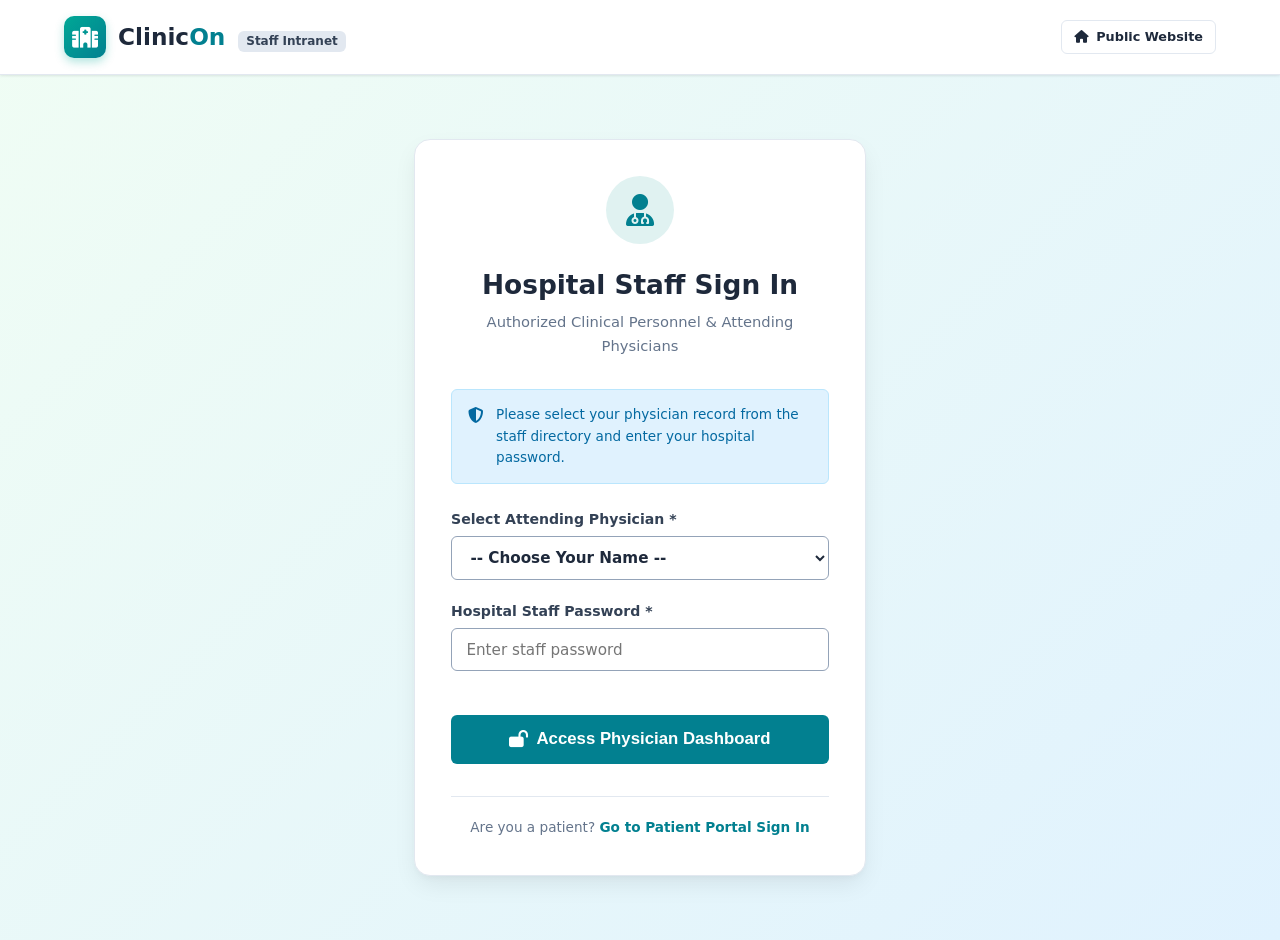
<file: doctor-dashboard.html>
<!DOCTYPE html>
<html lang="en">
<head>
  <meta charset="UTF-8">
  <meta name="viewport" content="width=device-width, initial-scale=1.0">
  <title>Physician Dashboard - Clinic On Healthcare</title>
  <link rel="stylesheet" href="https://cdnjs.cloudflare.com/ajax/libs/font-awesome/6.4.0/css/all.min.css">
  <link rel="stylesheet" href="css/style.css">
</head>
<body style="background: var(--light);">

  <!-- Navigation -->
  <nav class="navbar">
    <div class="container nav-container">
      <a href="index.html" class="logo">
        <div class="logo-icon"><i class="fa-solid fa-hospital"></i></div>
        <div class="logo-text">Clinic<span>On</span> <small style="font-size: 0.75rem; background: var(--primary-light); color: var(--primary); padding: 0.2rem 0.5rem; border-radius: var(--radius-sm); margin-left: 0.3rem;">Physician Portal</small></div>
      </a>

      <div class="nav-actions">
        <div style="display: flex; align-items: center; gap: 1rem;">
          <div style="text-align: right;">
            <div id="navDocName" style="font-weight: 700; color: var(--dark); font-size: 0.95rem;">Dr. Specialist</div>
            <small id="navDocSpec" style="color: var(--accent); font-weight: 600;">Department</small>
          </div>
          <button id="docLogoutBtn" class="btn btn-light btn-sm"><i class="fa-solid fa-power-off"></i> Sign Out</button>
        </div>
      </div>
    </div>
  </nav>

  <!-- Dashboard Container -->
  <section class="section" style="padding: 2.5rem 0;">
    <div class="container">
      
      <!-- Doctor Profile Bar -->
      <div style="background: var(--white); border-radius: var(--radius-lg); padding: 1.5rem 2rem; border: 1px solid var(--gray-200); box-shadow: var(--shadow-sm); margin-bottom: 2rem; display: flex; justify-content: space-between; align-items: center; flex-wrap: wrap; gap: 1.5rem;">
        <div style="display: flex; align-items: center; gap: 1.25rem;">
          <img id="docProfileImg" src="" alt="Doctor" style="width: 70px; height: 70px; border-radius: var(--radius-full); object-fit: cover; border: 3px solid var(--primary-light);">
          <div>
            <h1 id="headerDocName" style="font-size: 1.5rem; font-weight: 800; color: var(--dark); margin: 0;"></h1>
            <p id="headerDocQual" style="color: var(--gray-600); font-size: 0.88rem; margin: 0.2rem 0;"></p>
            <div style="font-size: 0.82rem; color: var(--accent); font-weight: 600;">
              <i class="fa-solid fa-calendar-week"></i> <span id="headerDocDays"></span> &nbsp;•&nbsp;
              <i class="fa-solid fa-door-open"></i> <span id="headerDocRoom"></span> &nbsp;•&nbsp; 
              <i class="fa-solid fa-phone"></i> <span id="headerDocPhone"></span>
            </div>
          </div>
        </div>

        <div>
          <span class="badge badge-approved" style="font-size: 0.8rem; padding: 0.4rem 0.8rem;"><i class="fa-solid fa-circle-check"></i> Active Attending Duty</span>
        </div>
      </div>

      <!-- Metrics Row for This Doctor -->
      <div class="metrics-row">
        <div class="metric-card">
          <div class="metric-icon blue"><i class="fa-solid fa-calendar-check"></i></div>
          <div class="metric-data">
            <h4 id="statTotal">0</h4>
            <p>Total Consultations</p>
          </div>
        </div>

        <div class="metric-card">
          <div class="metric-icon orange"><i class="fa-solid fa-clock"></i></div>
          <div class="metric-data">
            <h4 id="statPending">0</h4>
            <p>Awaiting Your Review</p>
          </div>
        </div>

        <div class="metric-card">
          <div class="metric-icon green"><i class="fa-solid fa-circle-check"></i></div>
          <div class="metric-data">
            <h4 id="statApproved">0</h4>
            <p>Confirmed Consultations</p>
          </div>
        </div>

        <div class="metric-card">
          <div class="metric-icon red"><i class="fa-solid fa-circle-xmark"></i></div>
          <div class="metric-data">
            <h4 id="statRejected">0</h4>
            <p>Declined / Rescheduled</p>
          </div>
        </div>
      </div>

      <!-- Appointments List Card -->
      <div class="table-card">
        <div class="table-card-header">
          <!-- Filter Tabs -->
          <div style="display: flex; gap: 0.5rem; flex-wrap: wrap;">
            <button class="btn btn-sm btn-primary filter-tab active" data-filter="all">All Patients</button>
            <button class="btn btn-sm btn-light filter-tab" data-filter="pending"><i class="fa-solid fa-hourglass-half" style="color: #d97706;"></i> Pending Review</button>
            <button class="btn btn-sm btn-light filter-tab" data-filter="approved"><i class="fa-solid fa-check" style="color: #16a34a;"></i> Approved</button>
            <button class="btn btn-sm btn-light filter-tab" data-filter="rejected"><i class="fa-solid fa-xmark" style="color: #dc2626;"></i> Rejected</button>
          </div>

          <!-- Search Input -->
          <div style="min-width: 240px;">
            <input type="text" id="tableSearch" class="form-control" style="padding: 0.4rem 0.8rem; font-size: 0.85rem;" placeholder="Filter patient name, phone, or ID...">
          </div>
        </div>

        <!-- Table -->
        <div class="table-responsive">
          <table class="table">
            <thead>
              <tr>
                <th>Booking ID</th>
                <th>Patient Details</th>
                <th>Date & Time</th>
                <th>Symptoms / Note</th>
                <th>Status</th>
                <th>Clinical Report</th>
                <th style="text-align: right;">Action Required</th>
              </tr>
            </thead>
            <tbody id="appointmentTableBody">
              <!-- Rendered dynamically -->
            </tbody>
          </table>
        </div>
      </div>

    </div>
  </section>

  <!-- Checkup & Prescription Modal -->
  <div id="checkupModal" class="modal-overlay">
    <div class="modal-box">
      <div class="modal-header">
        <h3 style="font-size: 1.25rem; color: var(--dark); margin: 0;">
          <i class="fa-solid fa-notes-medical" style="color: var(--primary);"></i> Add Clinical Findings & Prescription
        </h3>
        <button id="closeCheckupBtn" style="background: none; border: none; font-size: 1.2rem; cursor: pointer; color: var(--gray-600);">&times;</button>
      </div>

      <form id="checkupForm">
        <div class="modal-body">
          <input type="hidden" id="checkupAptId">
          <div style="margin-bottom: 1.2rem; background: var(--gray-100); padding: 0.85rem 1rem; border-radius: var(--radius-sm); font-size: 0.88rem;">
            <div><strong>Patient:</strong> <span id="modalPatientName"></span> (<span id="modalPatientPhone"></span>)</div>
            <div><strong>Appointment Ref:</strong> <span id="modalDisplayAptId" style="color: var(--primary); font-weight: 700;"></span></div>
          </div>

          <div class="form-group">
            <label class="form-label">Diagnosis, Medication & Advice *</label>
            <textarea id="checkupText" class="form-control" rows="5" placeholder="e.g. Diagnosed with mild seasonal bronchitis. Prescribed Amoxicillin 500mg (twice daily for 5 days) + warm hydration. Follow up in 7 days if symptoms persist." required></textarea>
            <small class="form-help">These instructions will be recorded into the patient's medical summary and displayed on their status tracking slip.</small>
          </div>
        </div>

        <div class="modal-footer">
          <button type="button" id="cancelCheckupBtn" class="btn btn-light btn-sm">Cancel</button>
          <button type="submit" class="btn btn-primary btn-sm"><i class="fa-solid fa-save"></i> Save & Record</button>
        </div>
      </form>
    </div>
  </div>

  <script src="js/data.js"></script>
  <script src="js/app.js"></script>
  <script>
    // Verify Doctor Authentication
    const session = window.app.getCurrentSession();
    if (!session || session.role !== "doctor") {
      window.location.href = "doctor-login.html";
    }

    const currentDoc = session.user;

    // Populate Doctor Profile UI
    document.getElementById("navDocName").textContent = currentDoc.name;
    document.getElementById("navDocSpec").textContent = currentDoc.category;
    document.getElementById("headerDocName").textContent = currentDoc.name;
    document.getElementById("headerDocQual").textContent = `${currentDoc.qualification} • ${currentDoc.category}`;
    document.getElementById("headerDocDays").textContent = currentDoc.workingDaysText ? `Schedule: ${currentDoc.workingDaysText}` : 'Mon - Sat';
    document.getElementById("headerDocRoom").textContent = currentDoc.room;
    const dImg = document.getElementById("docProfileImg");
    dImg.onerror = function() { if (currentDoc.onlinePhoto) this.src = currentDoc.onlinePhoto; };
    dImg.src = currentDoc.photo;

    let activeStatusFilter = "all";
    let searchQuery = "";

    function renderStatusBadge(status, hasNotes) {
      if (status === "approved") {
        if (hasNotes) {
          return `<span class="badge badge-completed"><i class="fa-solid fa-circle-check"></i> Completed & Prescribed</span>`;
        }
        return `<span class="badge badge-approved"><i class="fa-solid fa-check"></i> Approved</span>`;
      } else if (status === "rejected") {
        return `<span class="badge badge-rejected"><i class="fa-solid fa-xmark"></i> Rejected</span>`;
      } else {
        return `<span class="badge badge-pending"><i class="fa-solid fa-clock"></i> Pending Review</span>`;
      }
    }

    // Strict Clinical Action Renderer based on state
    function renderActionButtons(apt) {
      if (apt.status === "pending") {
        // Pending: Can only Approve or Reject. Checkup is hidden!
        return `
          <button class="btn btn-sm btn-primary action-approve" data-id="${apt.id}" title="Approve this appointment">
            <i class="fa-solid fa-check"></i> Approve
          </button>
          <button class="btn btn-sm btn-light action-reject" data-id="${apt.id}" title="Reject this appointment" style="color: var(--danger); margin-left: 0.35rem;">
            <i class="fa-solid fa-xmark"></i> Reject
          </button>
        `;
      } else if (apt.status === "approved") {
        // Approved: Checkup & Prescription is allowed. Reject is hidden!
        if (apt.checkupNotes) {
          return `
            <button class="btn btn-sm btn-outline action-checkup" data-id="${apt.id}" data-name="${apt.patientName}" data-phone="${apt.patientPhone}" data-notes="${encodeURIComponent(apt.checkupNotes)}" title="Edit prescription">
              <i class="fa-solid fa-pen-to-square"></i> Edit Prescription
            </button>
          `;
        } else {
          return `
            <button class="btn btn-sm btn-primary action-checkup" data-id="${apt.id}" data-name="${apt.patientName}" data-phone="${apt.patientPhone}" data-notes="" title="Perform checkup & write prescription">
              <i class="fa-solid fa-notes-medical"></i> Checkup & Rx
            </button>
          `;
        }
      } else if (apt.status === "rejected") {
        // Rejected: Consultation is closed. No actions allowed!
        return `<span style="color: var(--gray-400); font-size: 0.82rem; font-style: italic;"><i class="fa-solid fa-ban"></i> Consultation Closed</span>`;
      }
      return "";
    }

    function refreshDashboard() {
      // Fetch ONLY appointments booked for THIS logged-in doctor
      const allForDoctor = window.app.getAppointmentsForDoctor(currentDoc.id, "all");

      // Update counters
      document.getElementById("statTotal").textContent = allForDoctor.length;
      document.getElementById("statPending").textContent = allForDoctor.filter(a => a.status === "pending").length;
      document.getElementById("statApproved").textContent = allForDoctor.filter(a => a.status === "approved").length;
      document.getElementById("statRejected").textContent = allForDoctor.filter(a => a.status === "rejected").length;

      // Filtered appointments
      let filtered = window.app.getAppointmentsForDoctor(currentDoc.id, activeStatusFilter);
      if (searchQuery.trim()) {
        const q = searchQuery.toLowerCase();
        filtered = filtered.filter(a => 
          a.patientName.toLowerCase().includes(q) ||
          a.patientPhone.includes(q) ||
          a.id.toLowerCase().includes(q)
        );
      }

      const tbody = document.getElementById("appointmentTableBody");
      if (filtered.length === 0) {
        tbody.innerHTML = `
          <tr>
            <td colspan="7" style="text-align: center; padding: 3.5rem 1rem; color: var(--gray-600);">
              <i class="fa-solid fa-calendar-xmark" style="font-size: 2.5rem; color: var(--gray-400); margin-bottom: 0.75rem; display: block;"></i>
              <strong>No booked consultations found for this filter.</strong>
              <p style="font-size: 0.88rem; margin-top: 0.25rem;">When patients book an appointment with you, they will appear here in real time.</p>
            </td>
          </tr>
        `;
        return;
      }

      tbody.innerHTML = filtered.map(apt => `
        <tr>
          <td><strong style="color: var(--primary);">${apt.id}</strong></td>
          <td>
            <strong>${apt.patientName}</strong><br>
            <small style="color: var(--gray-600);"><i class="fa-solid fa-phone"></i> ${apt.patientPhone}</small>
          </td>
          <td>
            <strong>${apt.date}</strong><br>
            <small style="color: var(--dark-light); font-weight: 600;"><i class="fa-solid fa-clock"></i> ${apt.time}</small>
          </td>
          <td style="max-width: 220px; font-size: 0.85rem; color: var(--gray-600);">
            ${apt.symptoms || "Regular consultation"}
          </td>
          <td>${renderStatusBadge(apt.status, !!apt.checkupNotes)}</td>
          <td>
            ${apt.checkupNotes ? 
              `<span style="color: #16a34a; font-size: 0.82rem; font-weight: 600;" title="${apt.checkupNotes}"><i class="fa-solid fa-file-circle-check"></i> Recorded</span>` : 
              `<span style="color: var(--gray-400); font-size: 0.82rem;">None</span>`
            }
          </td>
          <td style="text-align: right; white-space: nowrap;">
            ${renderActionButtons(apt)}
          </td>
        </tr>
      `).join('');

      attachTableActionListeners();
    }

    function attachTableActionListeners() {
      document.querySelectorAll(".action-approve").forEach(btn => {
        btn.addEventListener("click", () => {
          const id = btn.getAttribute("data-id");
          window.app.updateAppointmentStatus(id, "approved");
          window.app.showToast(`Appointment ${id} confirmed and approved! Now ready for checkup.`);
          refreshDashboard();
        });
      });

      document.querySelectorAll(".action-reject").forEach(btn => {
        btn.addEventListener("click", () => {
          const id = btn.getAttribute("data-id");
          window.app.updateAppointmentStatus(id, "rejected");
          window.app.showToast(`Appointment ${id} marked as rejected.`);
          refreshDashboard();
        });
      });

      document.querySelectorAll(".action-checkup").forEach(btn => {
        btn.addEventListener("click", () => {
          const id = btn.getAttribute("data-id");
          const name = btn.getAttribute("data-name");
          const phone = btn.getAttribute("data-phone");
          const rawNotes = btn.getAttribute("data-notes");
          const notes = rawNotes ? decodeURIComponent(rawNotes) : "";

          document.getElementById("checkupAptId").value = id;
          document.getElementById("modalDisplayAptId").textContent = id;
          document.getElementById("modalPatientName").textContent = name;
          document.getElementById("modalPatientPhone").textContent = phone;
          document.getElementById("checkupText").value = notes;

          document.getElementById("checkupModal").classList.add("active");
        });
      });
    }

    // Filter Tabs
    document.querySelectorAll(".filter-tab").forEach(tab => {
      tab.addEventListener("click", () => {
        document.querySelectorAll(".filter-tab").forEach(t => {
          t.classList.remove("btn-primary");
          t.classList.add("btn-light");
        });
        tab.classList.remove("btn-light");
        tab.classList.add("btn-primary");
        activeStatusFilter = tab.getAttribute("data-filter");
        refreshDashboard();
      });
    });

    // Search Input
    document.getElementById("tableSearch").addEventListener("input", (e) => {
      searchQuery = e.target.value;
      refreshDashboard();
    });

    // Modal Close
    const closeModal = () => document.getElementById("checkupModal").classList.remove("active");
    document.getElementById("closeCheckupBtn").addEventListener("click", closeModal);
    document.getElementById("cancelCheckupBtn").addEventListener("click", closeModal);

    // Checkup Form Submission
    document.getElementById("checkupForm").addEventListener("submit", (e) => {
      e.preventDefault();
      const aptId = document.getElementById("checkupAptId").value;
      const notes = document.getElementById("checkupText").value;
      window.app.addCheckupNotes(aptId, notes);
      window.app.showToast(`Prescription & checkup recorded for ${aptId}!`);
      closeModal();
      refreshDashboard();
    });

    // Logout
    document.getElementById("docLogoutBtn").addEventListener("click", () => {
      window.app.clearSession();
      window.app.showToast("Signed out of physician portal");
      setTimeout(() => window.location.href = "doctor-login.html", 400);
    });

    // Initial load
    refreshDashboard();
  </script>
</body>
</html>
</file>
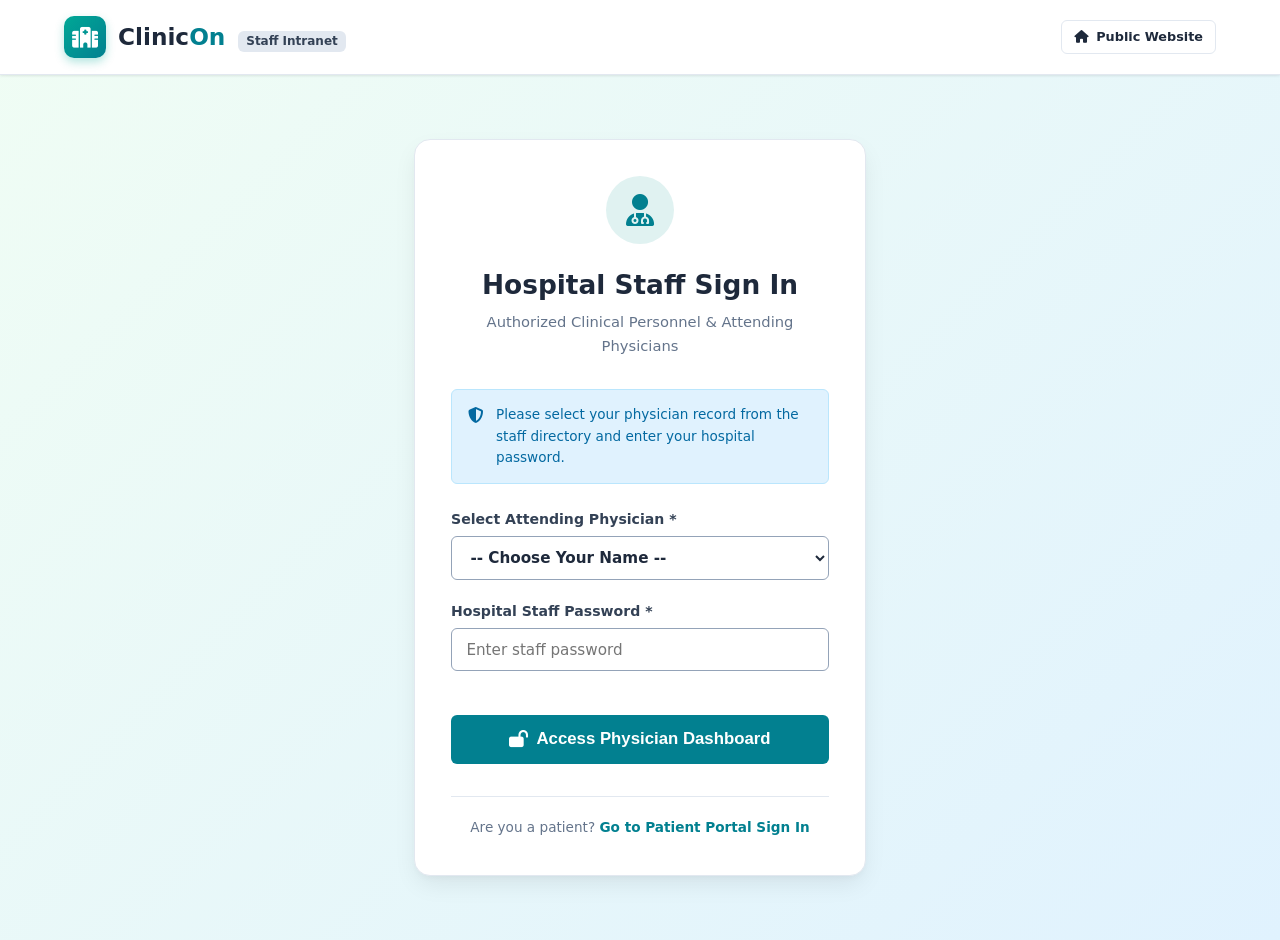
<file: doctor-login.html>
<!DOCTYPE html>
<html lang="en">
<head>
  <meta charset="UTF-8">
  <meta name="viewport" content="width=device-width, initial-scale=1.0">
  <title>Physician Portal Login - Clinic On Healthcare</title>
  <link rel="stylesheet" href="https://cdnjs.cloudflare.com/ajax/libs/font-awesome/6.4.0/css/all.min.css">
  <link rel="stylesheet" href="css/style.css">
</head>
<body style="background: linear-gradient(135deg, #f0fdf4 0%, #e0f2fe 100%);">

  <!-- Top Navigation -->
  <nav class="navbar">
    <div class="container nav-container">
      <a href="index.html" class="logo">
        <div class="logo-icon"><i class="fa-solid fa-hospital"></i></div>
        <div class="logo-text">Clinic<span>On</span> <small style="font-size: 0.75rem; background: var(--gray-200); color: var(--dark-light); padding: 0.2rem 0.5rem; border-radius: var(--radius-sm); margin-left: 0.3rem;">Staff Intranet</small></div>
      </a>
      <div class="nav-actions">
        <a href="index.html" class="btn btn-light btn-sm"><i class="fa-solid fa-house"></i> Public Website</a>
      </div>
    </div>
  </nav>

  <!-- Login Form Container -->
  <section class="section" style="padding: 4rem 0;">
    <div class="container" style="max-width: 500px;">
      <div class="form-card" style="box-shadow: var(--shadow-lg);">
        
        <div style="text-align: center; margin-bottom: 2rem;">
          <div style="width: 68px; height: 68px; background: var(--primary-light); color: var(--primary); border-radius: var(--radius-full); display: flex; align-items: center; justify-content: center; font-size: 2rem; margin: 0 auto 1.25rem auto;">
            <i class="fa-solid fa-user-doctor"></i>
          </div>
          <h2 style="font-size: 1.65rem; color: var(--dark); font-weight: 800;">Hospital Staff Sign In</h2>
          <p style="color: var(--gray-600); font-size: 0.92rem; margin-top: 0.25rem;">Authorized Clinical Personnel & Attending Physicians</p>
        </div>

        <div style="background: #e0f2fe; border: 1px solid #bae6fd; border-radius: var(--radius-sm); padding: 0.85rem 1rem; margin-bottom: 1.5rem; font-size: 0.85rem; color: #0369a1; display: flex; gap: 0.75rem; align-items: flex-start;">
          <i class="fa-solid fa-shield-halved" style="margin-top: 0.2rem; font-size: 1rem;"></i>
          <div>Please select your physician record from the staff directory and enter your hospital password.</div>
        </div>

        <form id="docLoginForm">
          <div class="form-group">
            <label class="form-label">Select Attending Physician *</label>
            <select id="docSelect" class="form-select" style="font-weight: 600;" required>
              <option value="">-- Choose Your Name --</option>
            </select>
          </div>

          <div class="form-group">
            <label class="form-label">Hospital Staff Password *</label>
            <input type="password" id="docPassword" class="form-control" placeholder="Enter staff password" required>
          </div>

          <button type="submit" class="btn btn-primary btn-block btn-lg" style="margin-top: 1.5rem;">
            <i class="fa-solid fa-lock-open"></i> Access Physician Dashboard
          </button>
        </form>

        <div style="text-align: center; margin-top: 2rem; padding-top: 1.25rem; border-top: 1px solid var(--gray-200); font-size: 0.85rem; color: var(--gray-600);">
          Are you a patient? <a href="patient-login.html" style="font-weight: 600; color: var(--primary);">Go to Patient Portal Sign In</a>
        </div>

      </div>
    </div>
  </section>

  <script src="js/data.js"></script>
  <script src="js/app.js"></script>
  <script>
    // Populate doctors dropdown from verified staff directory
    const docSelect = document.getElementById("docSelect");
    if (window.app && window.app.data.doctors) {
      window.app.data.doctors.forEach(doc => {
        const opt = document.createElement("option");
        opt.value = doc.id;
        opt.textContent = `${doc.name} — ${doc.category}`;
        docSelect.appendChild(opt);
      });
    }

    // Handle form submit
    document.getElementById("docLoginForm").addEventListener("submit", (e) => {
      e.preventDefault();
      const docId = docSelect.value;
      const pass = document.getElementById("docPassword").value;

      const loggedDoctor = window.app.loginDoctorById(docId, pass);
      if (loggedDoctor) {
        window.app.showToast(`Welcome back, ${loggedDoctor.name}!`);
        setTimeout(() => window.location.href = "doctor-dashboard.html", 500);
      } else {
        window.app.showToast("Incorrect password. Please verify and try again.", true);
      }
    });
  </script>
</body>
</html>
</file>
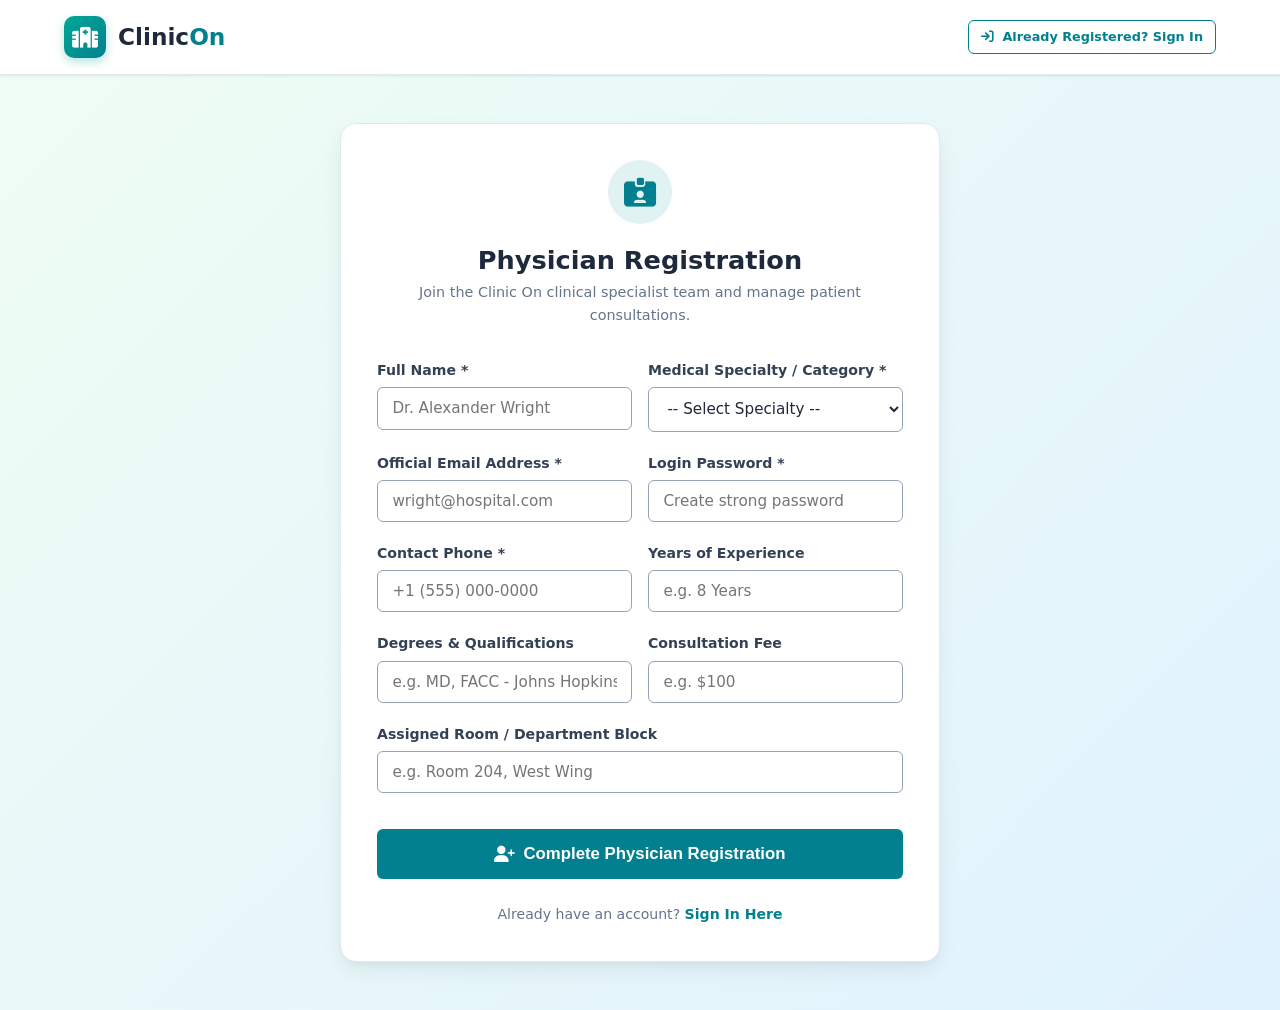
<file: doctor-signup.html>
<!DOCTYPE html>
<html lang="en">
<head>
  <meta charset="UTF-8">
  <meta name="viewport" content="width=device-width, initial-scale=1.0">
  <title>Doctor Registration - Clinic On Hospital Management</title>
  <link rel="stylesheet" href="https://cdnjs.cloudflare.com/ajax/libs/font-awesome/6.4.0/css/all.min.css">
  <link rel="stylesheet" href="css/style.css">
</head>
<body style="background: linear-gradient(135deg, #f0fdf4 0%, #e0f2fe 100%);">

  <!-- Nav -->
  <nav class="navbar">
    <div class="container nav-container">
      <a href="index.html" class="logo">
        <div class="logo-icon"><i class="fa-solid fa-hospital"></i></div>
        <div class="logo-text">Clinic<span>On</span></div>
      </a>
      <div class="nav-actions">
        <a href="doctor-login.html" class="btn btn-outline btn-sm"><i class="fa-solid fa-arrow-right-to-bracket"></i> Already Registered? Sign In</a>
      </div>
    </div>
  </nav>

  <!-- Signup Form -->
  <section class="section" style="padding: 3rem 0;">
    <div class="container" style="max-width: 650px;">
      <div class="form-card" style="box-shadow: var(--shadow-lg);">
        <div style="text-align: center; margin-bottom: 2rem;">
          <div style="width: 64px; height: 64px; background: var(--primary-light); color: var(--primary); border-radius: var(--radius-full); display: flex; align-items: center; justify-content: center; font-size: 1.8rem; margin: 0 auto 1rem auto;">
            <i class="fa-solid fa-id-card-clip"></i>
          </div>
          <h2 style="font-size: 1.6rem; color: var(--dark); font-weight: 800;">Physician Registration</h2>
          <p style="color: var(--gray-600); font-size: 0.9rem;">Join the Clinic On clinical specialist team and manage patient consultations.</p>
        </div>

        <form id="docSignupForm">
          <div class="form-row">
            <div class="form-group">
              <label class="form-label">Full Name *</label>
              <input type="text" id="regDocName" class="form-control" placeholder="Dr. Alexander Wright" required>
            </div>
            <div class="form-group">
              <label class="form-label">Medical Specialty / Category *</label>
              <select id="regDocCat" class="form-select" required>
                <option value="">-- Select Specialty --</option>
                <option value="Cardiology">Cardiology</option>
                <option value="Pediatrics & NICU">Pediatrics & NICU</option>
                <option value="Neurology">Neurology</option>
                <option value="Orthopedics">Orthopedics</option>
                <option value="Dental & Oral Care">Dental & Oral Care</option>
                <option value="General Medicine">General Medicine</option>
              </select>
            </div>
          </div>

          <div class="form-row">
            <div class="form-group">
              <label class="form-label">Official Email Address *</label>
              <input type="email" id="regDocEmail" class="form-control" placeholder="wright@hospital.com" required>
            </div>
            <div class="form-group">
              <label class="form-label">Login Password *</label>
              <input type="password" id="regDocPass" class="form-control" placeholder="Create strong password" required>
            </div>
          </div>

          <div class="form-row">
            <div class="form-group">
              <label class="form-label">Contact Phone *</label>
              <input type="tel" id="regDocPhone" class="form-control" placeholder="+1 (555) 000-0000" required>
            </div>
            <div class="form-group">
              <label class="form-label">Years of Experience</label>
              <input type="text" id="regDocExp" class="form-control" placeholder="e.g. 8 Years">
            </div>
          </div>

          <div class="form-row">
            <div class="form-group">
              <label class="form-label">Degrees & Qualifications</label>
              <input type="text" id="regDocQual" class="form-control" placeholder="e.g. MD, FACC - Johns Hopkins">
            </div>
            <div class="form-group">
              <label class="form-label">Consultation Fee</label>
              <input type="text" id="regDocFee" class="form-control" placeholder="e.g. $100">
            </div>
          </div>

          <div class="form-group">
            <label class="form-label">Assigned Room / Department Block</label>
            <input type="text" id="regDocRoom" class="form-control" placeholder="e.g. Room 204, West Wing">
          </div>

          <button type="submit" class="btn btn-primary btn-block btn-lg" style="margin-top: 1rem;">
            <i class="fa-solid fa-user-plus"></i> Complete Physician Registration
          </button>
        </form>

        <div style="text-align: center; margin-top: 1.5rem; font-size: 0.88rem; color: var(--gray-600);">
          Already have an account? <a href="doctor-login.html" style="font-weight: 600; color: var(--primary);">Sign In Here</a>
        </div>
      </div>
    </div>
  </section>

  <script src="js/data.js"></script>
  <script src="js/app.js"></script>
  <script>
    document.getElementById("docSignupForm").addEventListener("submit", (e) => {
      e.preventDefault();
      const docData = {
        name: document.getElementById("regDocName").value,
        category: document.getElementById("regDocCat").value,
        email: document.getElementById("regDocEmail").value,
        password: document.getElementById("regDocPass").value,
        phone: document.getElementById("regDocPhone").value,
        experience: document.getElementById("regDocExp").value || "5 Years",
        qualification: document.getElementById("regDocQual").value || "MBBS / Specialist",
        consultFee: document.getElementById("regDocFee").value || "$100",
        room: document.getElementById("regDocRoom").value || "Room 101, Main Wing"
      };

      const newDoc = window.app.registerDoctor(docData);
      window.app.setSession(newDoc, "doctor");
      window.app.showToast("Doctor registered successfully! Redirecting...");
      setTimeout(() => window.location.href = "doctor-dashboard.html", 600);
    });
  </script>
</body>
</html>
</file>
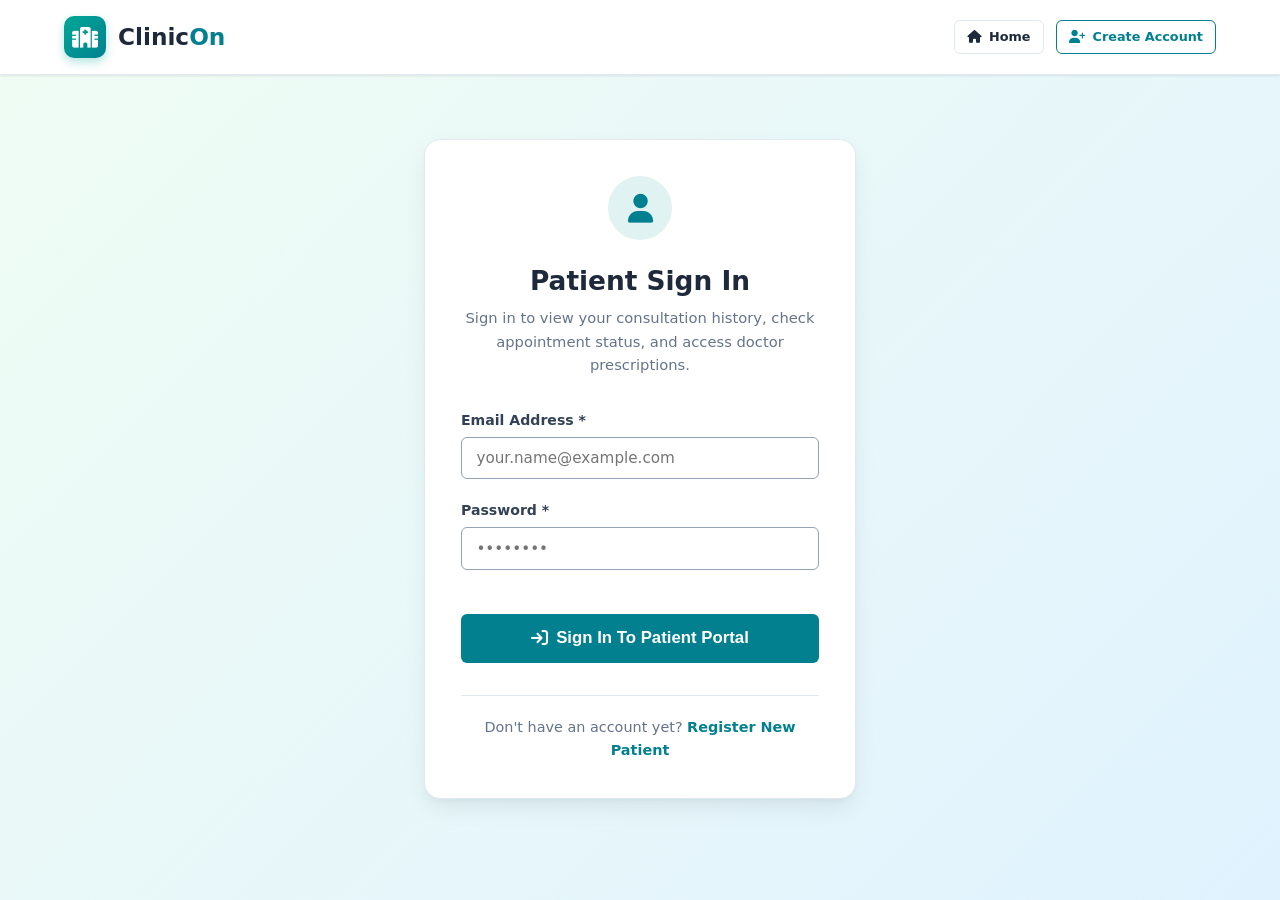
<file: patient-dashboard.html>
<!DOCTYPE html>
<html lang="en">
<head>
  <meta charset="UTF-8">
  <meta name="viewport" content="width=device-width, initial-scale=1.0">
  <title>Patient Portal - Clinic On Healthcare</title>
  <link rel="stylesheet" href="https://cdnjs.cloudflare.com/ajax/libs/font-awesome/6.4.0/css/all.min.css">
  <link rel="stylesheet" href="css/style.css">
</head>
<body style="background: var(--light);">

  <!-- Top Bar -->
  <div class="topbar">
    <div class="container topbar-content">
      <div class="topbar-info">
        <span><i class="fa-solid fa-phone"></i> Emergency 24/7: +1 (800) 555-0199</span>
        <span><i class="fa-solid fa-clock"></i> Mon - Sun: 24 Hours Open</span>
      </div>
      <div class="topbar-links">
        <a href="doctor-login.html" style="color: var(--gray-400);"><i class="fa-solid fa-user-doctor"></i> Staff / Doctor Portal</a>
      </div>
    </div>
  </div>

  <!-- Navigation -->
  <nav class="navbar">
    <div class="container nav-container">
      <a href="index.html" class="logo">
        <div class="logo-icon"><i class="fa-solid fa-hospital"></i></div>
        <div class="logo-text">Clinic<span>On</span> <small style="font-size: 0.75rem; background: var(--primary-light); color: var(--primary); padding: 0.2rem 0.5rem; border-radius: var(--radius-sm); margin-left: 0.3rem;">Patient Portal</small></div>
      </a>

      <button class="mobile-toggle" aria-label="Toggle Navigation">
        <i class="fa-solid fa-bars"></i>
      </button>

      <ul class="nav-menu">
        <li><a href="index.html" class="nav-link">Home</a></li>
        <li><a href="about.html" class="nav-link">About Us</a></li>
        <li><a href="services.html" class="nav-link">Services</a></li>
        <li><a href="appointment.html" class="nav-link">Book Appointment</a></li>
        <li><a href="contact.html" class="nav-link">Contact</a></li>
      </ul>

      <div class="nav-actions">
        <a href="appointment.html" class="btn btn-primary btn-sm"><i class="fa-solid fa-calendar-plus"></i> Book Consultation</a>
        <button id="patientLogoutBtn" class="btn btn-light btn-sm"><i class="fa-solid fa-power-off"></i> Sign Out</button>
      </div>
    </div>
  </nav>

  <!-- Dashboard Container -->
  <section class="section" style="padding: 2.5rem 0;">
    <div class="container">
      
      <!-- Newly Booked Success Banner (Triggered upon booking) -->
      <div id="newBookingAlert" style="display: none; background: #dcfce7; border: 1px solid #86efac; border-radius: var(--radius-md); padding: 1.25rem 1.5rem; margin-bottom: 2rem; color: #166534; animation: modalFadeIn 0.3s ease;">
        <div style="display: flex; align-items: center; justify-content: space-between; flex-wrap: wrap; gap: 0.5rem;">
          <div style="display: flex; align-items: center; gap: 0.85rem;">
            <i class="fa-solid fa-circle-check" style="font-size: 1.6rem; color: #16a34a;"></i>
            <div>
              <strong style="font-size: 1.05rem; display: block;">Consultation Successfully Scheduled!</strong>
              <span style="font-size: 0.9rem;">Reference Code: <strong id="alertAptId" style="letter-spacing: 0.5px;"></strong> &bull; Your attending physician has been notified for confirmation.</span>
            </div>
          </div>
          <button onclick="document.getElementById('newBookingAlert').style.display='none'" style="background: none; border: none; font-size: 1.2rem; cursor: pointer; color: #166534;">&times;</button>
        </div>
      </div>

      <!-- Patient Profile Header -->
      <div style="background: var(--white); border-radius: var(--radius-lg); padding: 2rem; border: 1px solid var(--gray-200); box-shadow: var(--shadow-sm); margin-bottom: 2rem; display: flex; justify-content: space-between; align-items: center; flex-wrap: wrap; gap: 1.5rem;">
        <div style="display: flex; align-items: center; gap: 1.25rem;">
          <div style="width: 70px; height: 70px; background: linear-gradient(135deg, var(--accent), var(--primary)); color: white; border-radius: var(--radius-full); display: flex; align-items: center; justify-content: center; font-size: 2rem; font-weight: 800;">
            <i class="fa-solid fa-user"></i>
          </div>
          <div>
            <h1 id="patNameHeader" style="font-size: 1.6rem; font-weight: 800; color: var(--dark); margin: 0;">Patient Name</h1>
            <div style="display: flex; gap: 1.25rem; font-size: 0.88rem; color: var(--gray-600); margin-top: 0.4rem; flex-wrap: wrap;">
              <span><i class="fa-solid fa-envelope" style="color: var(--primary);"></i> <span id="patEmailHeader"></span></span>
              <span><i class="fa-solid fa-phone" style="color: var(--primary);"></i> <span id="patPhoneHeader"></span></span>
              <span><i class="fa-solid fa-droplet" style="color: var(--danger);"></i> Blood Group: <strong id="patBloodHeader"></strong></span>
            </div>
          </div>
        </div>

        <div>
          <a href="appointment.html" class="btn btn-accent btn-lg"><i class="fa-solid fa-calendar-plus"></i> Schedule New Visit</a>
        </div>
      </div>

      <!-- Quick Metrics -->
      <div class="metrics-row">
        <div class="metric-card">
          <div class="metric-icon blue"><i class="fa-solid fa-calendar-check"></i></div>
          <div class="metric-data">
            <h4 id="patStatTotal">0</h4>
            <p>Total Consultations Booked</p>
          </div>
        </div>

        <div class="metric-card">
          <div class="metric-icon orange"><i class="fa-solid fa-clock"></i></div>
          <div class="metric-data">
            <h4 id="patStatPending">0</h4>
            <p>Awaiting Doctor Confirmation</p>
          </div>
        </div>

        <div class="metric-card">
          <div class="metric-icon green"><i class="fa-solid fa-circle-check"></i></div>
          <div class="metric-data">
            <h4 id="patStatApproved">0</h4>
            <p>Confirmed & Approved</p>
          </div>
        </div>
      </div>

      <!-- Bookings List -->
      <div class="table-card">
        <div class="table-card-header">
          <h3 style="font-size: 1.25rem; font-weight: 700; color: var(--dark); margin: 0;">
            <i class="fa-solid fa-clipboard-list" style="color: var(--primary);"></i> Your Consultation History & Prescriptions
          </h3>
          <span style="font-size: 0.85rem; color: var(--gray-600);">Real-time status updates from attending physicians</span>
        </div>

        <div id="patientAptsContainer" style="padding: 1.5rem;">
          <!-- Dynamically populated -->
        </div>
      </div>

    </div>
  </section>

  <!-- Footer -->
  <footer class="footer">
    <div class="container">
      <div class="footer-grid">
        <div class="footer-brand">
          <a href="index.html" class="logo">
            <div class="logo-icon"><i class="fa-solid fa-hospital"></i></div>
            <div class="logo-text">Clinic<span>On</span></div>
          </a>
          <p class="footer-desc">
            Clinic On is a complete Hospital & Health Management facility dedicated to modern patient care, rapid digital appointment booking, and specialized medical consultation.
          </p>
        </div>

        <div>
          <h4 class="footer-title">Quick Links</h4>
          <ul class="footer-links">
            <li><a href="index.html">Home</a></li>
            <li><a href="about.html">About Hospital</a></li>
            <li><a href="services.html">Clinical Services</a></li>
            <li><a href="appointment.html">Book Appointment</a></li>
            <li><a href="contact.html">Contact</a></li>
          </ul>
        </div>

        <div>
          <h4 class="footer-title">Patient Resources</h4>
          <ul class="footer-links">
            <li><a href="patient-dashboard.html">My Dashboard</a></li>
            <li><a href="appointment.html">Schedule Visit</a></li>
            <li><a href="contact.html">Hospital Help Desk</a></li>
          </ul>
        </div>

        <div>
          <h4 class="footer-title">Emergency Contact</h4>
          <ul class="footer-contact">
            <li><i class="fa-solid fa-phone"></i> <span>Emergency: +1 (800) 555-0199</span></li>
            <li><i class="fa-solid fa-envelope"></i> <span>support@clinicon-hospital.com</span></li>
            <li><i class="fa-solid fa-location-dot"></i> <span>742 Evergreen Healthcare Ave, Metro City</span></li>
            <li><i class="fa-solid fa-clock"></i> <span>24 Hours / 7 Days Active</span></li>
          </ul>
        </div>
      </div>

      <div class="footer-bottom">
        <p>&copy; 2026 Clinic On - Hospital Management System. All rights reserved.</p>
      </div>
    </div>
  </footer>

  <script src="js/data.js"></script>
  <script src="js/app.js"></script>
  <script>
    // Verify Patient Authentication
    const session = window.app.getCurrentSession();
    if (!session || session.role !== "patient") {
      window.location.href = "patient-login.html";
    }

    const currentPatient = session.user;

    // Set Patient Profile Details
    document.getElementById("patNameHeader").textContent = currentPatient.name;
    document.getElementById("patEmailHeader").textContent = currentPatient.email;
    document.getElementById("patPhoneHeader").textContent = currentPatient.phone;
    document.getElementById("patBloodHeader").textContent = currentPatient.bloodGroup || "O+";

    // Check for newly booked appointment URL parameter
    const urlParams = new URLSearchParams(window.location.search);
    const newAptId = urlParams.get("newApt");
    if (newAptId) {
      document.getElementById("alertAptId").textContent = newAptId;
      document.getElementById("newBookingAlert").style.display = "block";
      window.app.showToast(`Appointment ${newAptId} scheduled successfully!`);
    }

    function renderStatusBadge(status) {
      if (status === "approved") {
        return `<span class="badge badge-approved"><i class="fa-solid fa-check"></i> Confirmed & Approved</span>`;
      } else if (status === "rejected") {
        return `<span class="badge badge-rejected"><i class="fa-solid fa-xmark"></i> Declined / Reschedule</span>`;
      } else {
        return `<span class="badge badge-pending"><i class="fa-solid fa-clock"></i> Awaiting Doctor Review</span>`;
      }
    }

    function refreshPatientDashboard() {
      const apts = window.app.getAppointmentsForPatient(currentPatient.email);

      // Counters
      document.getElementById("patStatTotal").textContent = apts.length;
      document.getElementById("patStatPending").textContent = apts.filter(a => a.status === "pending").length;
      document.getElementById("patStatApproved").textContent = apts.filter(a => a.status === "approved").length;

      const container = document.getElementById("patientAptsContainer");
      if (apts.length === 0) {
        container.innerHTML = `
          <div style="text-align: center; padding: 3rem 1rem;">
            <i class="fa-solid fa-calendar-xmark" style="font-size: 3rem; color: var(--gray-400); margin-bottom: 1rem; display: block;"></i>
            <h3 style="color: var(--dark); margin-bottom: 0.5rem;">No Appointments Booked Yet</h3>
            <p style="color: var(--gray-600); font-size: 0.95rem; max-width: 480px; margin: 0 auto 1.5rem auto;">
              You have not booked any medical consultations yet. Schedule your first visit with one of our certified specialists today.
            </p>
            <a href="appointment.html" class="btn btn-primary"><i class="fa-solid fa-calendar-plus"></i> Book Consultation Now</a>
          </div>
        `;
        return;
      }

      container.innerHTML = apts.map(apt => `
        <div style="background: var(--light); border: 1px solid var(--gray-200); border-radius: var(--radius-md); padding: 1.5rem; margin-bottom: 1.5rem;">
          <div style="display: flex; justify-content: space-between; align-items: center; flex-wrap: wrap; gap: 0.75rem; border-bottom: 1px solid var(--gray-200); padding-bottom: 1rem; margin-bottom: 1rem;">
            <div>
              <span style="font-size: 0.75rem; text-transform: uppercase; font-weight: 700; color: var(--gray-600);">Appointment Reference</span>
              <h4 style="font-size: 1.25rem; color: var(--primary); font-weight: 800; margin: 0;">${apt.id}</h4>
            </div>
            <div>
              ${renderStatusBadge(apt.status)}
            </div>
          </div>

          <div style="display: grid; grid-template-columns: repeat(auto-fit, minmax(200px, 1fr)); gap: 1rem; margin-bottom: 1rem;">
            <div>
              <span style="font-size: 0.8rem; color: var(--gray-600); text-transform: uppercase;">Attending Specialist</span>
              <p style="font-weight: 700; color: var(--dark); font-size: 1rem; margin: 0.1rem 0;">${apt.doctorName}</p>
              <small style="color: var(--accent); font-weight: 600;"><i class="fa-solid fa-stethoscope"></i> ${apt.department}</small>
            </div>

            <div>
              <span style="font-size: 0.8rem; color: var(--gray-600); text-transform: uppercase;">Consultation Time</span>
              <p style="font-weight: 700; color: var(--dark); font-size: 1rem; margin: 0.1rem 0;"><i class="fa-solid fa-calendar-day" style="color: var(--primary);"></i> ${apt.date}</p>
              <small style="color: var(--dark-light); font-weight: 600;"><i class="fa-solid fa-clock"></i> ${apt.time}</small>
            </div>

            <div>
              <span style="font-size: 0.8rem; color: var(--gray-600); text-transform: uppercase;">Clinic Location</span>
              <p style="font-weight: 700; color: var(--dark); font-size: 1rem; margin: 0.1rem 0;"><i class="fa-solid fa-door-open" style="color: var(--primary);"></i> ${apt.room || 'Room 101'}</p>
              <small style="color: var(--gray-600);">North Wing Reception</small>
            </div>
          </div>

          <div style="background: var(--white); padding: 0.85rem 1rem; border-radius: var(--radius-sm); border: 1px solid var(--gray-200); font-size: 0.88rem; color: var(--dark-light); margin-bottom: 1rem;">
            <strong>Symptoms / Notes:</strong> ${apt.symptoms || "General medical consultation"}
          </div>

          ${apt.checkupNotes ? `
            <div style="background: #f0fdf4; border: 1px solid #bbf7d0; border-radius: var(--radius-sm); padding: 1.25rem; margin-top: 1rem;">
              <div style="display: flex; align-items: center; gap: 0.5rem; margin-bottom: 0.4rem;">
                <i class="fa-solid fa-prescription" style="color: #16a34a; font-size: 1.2rem;"></i>
                <h5 style="color: #166534; font-size: 1rem; margin: 0;">Doctor's Diagnosis & Prescription</h5>
              </div>
              <p style="color: #14532d; font-size: 0.95rem; line-height: 1.5; margin: 0;">${apt.checkupNotes}</p>
            </div>
          ` : ''}
        </div>
      `).join('');
    }

    // Sign out
    document.getElementById("patientLogoutBtn").addEventListener("click", () => {
      window.app.clearSession();
      window.app.showToast("Signed out of patient portal");
      setTimeout(() => window.location.href = "index.html", 400);
    });

    refreshPatientDashboard();
  </script>
</body>
</html>
</file>
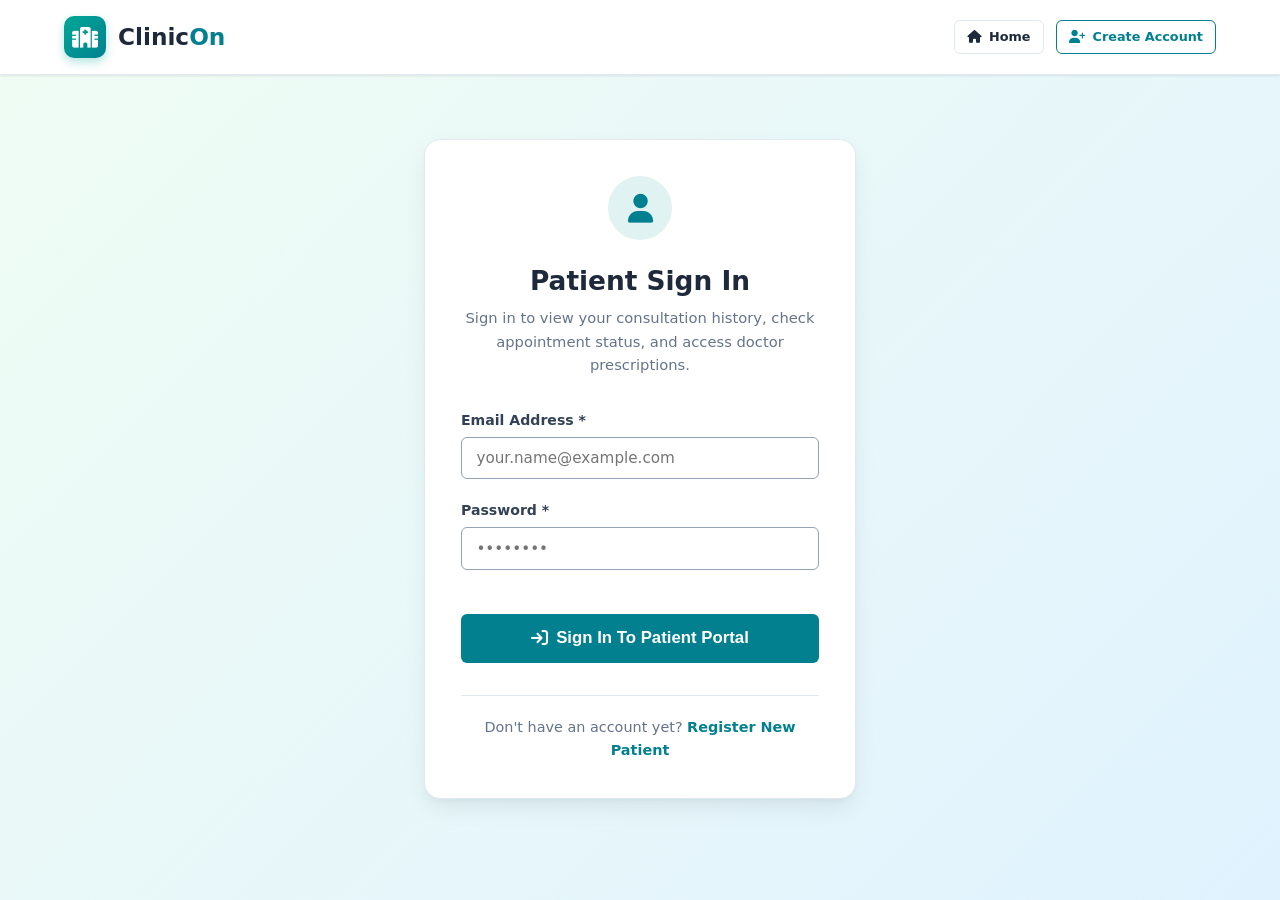
<file: patient-login.html>
<!DOCTYPE html>
<html lang="en">
<head>
  <meta charset="UTF-8">
  <meta name="viewport" content="width=device-width, initial-scale=1.0">
  <title>Patient Portal Sign In - Clinic On Healthcare</title>
  <link rel="stylesheet" href="https://cdnjs.cloudflare.com/ajax/libs/font-awesome/6.4.0/css/all.min.css">
  <link rel="stylesheet" href="css/style.css">
</head>
<body style="background: linear-gradient(135deg, #f0fdf4 0%, #e0f2fe 100%);">

  <!-- Nav -->
  <nav class="navbar">
    <div class="container nav-container">
      <a href="index.html" class="logo">
        <div class="logo-icon"><i class="fa-solid fa-hospital"></i></div>
        <div class="logo-text">Clinic<span>On</span></div>
      </a>
      <div class="nav-actions">
        <a href="index.html" class="btn btn-light btn-sm"><i class="fa-solid fa-house"></i> Home</a>
        <a id="linkSignup" href="patient-signup.html" class="btn btn-outline btn-sm"><i class="fa-solid fa-user-plus"></i> Create Account</a>
      </div>
    </div>
  </nav>

  <!-- Login Card Container -->
  <section class="section" style="padding: 4rem 0;">
    <div class="container" style="max-width: 480px;">
      <div class="form-card" style="box-shadow: var(--shadow-lg);">
        <div style="text-align: center; margin-bottom: 2rem;">
          <div style="width: 64px; height: 64px; background: var(--primary-light); color: var(--primary); border-radius: var(--radius-full); display: flex; align-items: center; justify-content: center; font-size: 1.8rem; margin: 0 auto 1.25rem auto;">
            <i class="fa-solid fa-user"></i>
          </div>
          <h2 style="font-size: 1.65rem; color: var(--dark); font-weight: 800;">Patient Sign In</h2>
          <p style="color: var(--gray-600); font-size: 0.92rem; margin-top: 0.25rem;">Sign in to view your consultation history, check appointment status, and access doctor prescriptions.</p>
        </div>

        <form id="patientLoginForm">
          <div class="form-group">
            <label class="form-label">Email Address *</label>
            <input type="email" id="patEmail" class="form-control" placeholder="your.name@example.com" required>
          </div>

          <div class="form-group">
            <label class="form-label">Password *</label>
            <input type="password" id="patPassword" class="form-control" placeholder="••••••••" required>
          </div>

          <button type="submit" class="btn btn-primary btn-block btn-lg" style="margin-top: 1.5rem;">
            <i class="fa-solid fa-arrow-right-to-bracket"></i> Sign In To Patient Portal
          </button>
        </form>

        <div style="text-align: center; margin-top: 2rem; padding-top: 1.25rem; border-top: 1px solid var(--gray-200); font-size: 0.9rem; color: var(--gray-600);">
          Don't have an account yet? <a id="linkBottomSignup" href="patient-signup.html" style="font-weight: 600; color: var(--primary);">Register New Patient</a>
        </div>
      </div>
    </div>
  </section>

  <script src="js/data.js"></script>
  <script src="js/app.js"></script>
  <script>
    // Preserve redirect parameters if present
    const urlParams = new URLSearchParams(window.location.search);
    const redirectUrl = urlParams.get("redirect");

    if (redirectUrl) {
      document.getElementById("linkSignup").href = `patient-signup.html?redirect=${encodeURIComponent(redirectUrl)}`;
      document.getElementById("linkBottomSignup").href = `patient-signup.html?redirect=${encodeURIComponent(redirectUrl)}`;
    }

    const form = document.getElementById("patientLoginForm");
    form.addEventListener("submit", (e) => {
      e.preventDefault();
      const email = document.getElementById("patEmail").value;
      const pass = document.getElementById("patPassword").value;

      const pat = window.app.loginPatient(email, pass);
      if (pat) {
        window.app.showToast(`Welcome back, ${pat.name}!`);
        setTimeout(() => {
          if (redirectUrl) {
            window.location.href = decodeURIComponent(redirectUrl);
          } else {
            window.location.href = "patient-dashboard.html";
          }
        }, 400);
      } else {
        window.app.showToast("Invalid email or password. Please verify your credentials or register a new account.", true);
      }
    });
  </script>
</body>
</html>
</file>
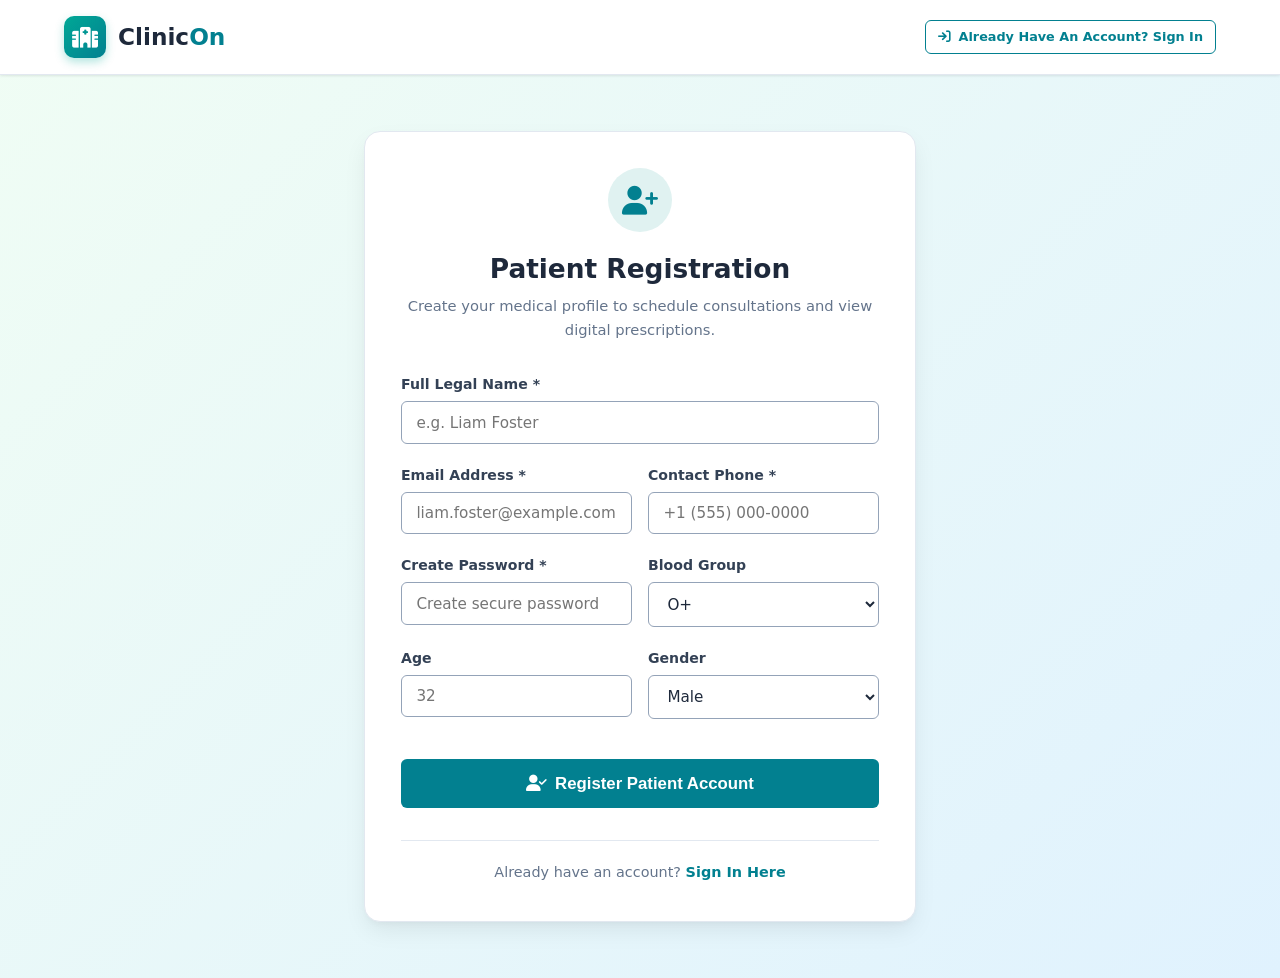
<file: patient-signup.html>
<!DOCTYPE html>
<html lang="en">
<head>
  <meta charset="UTF-8">
  <meta name="viewport" content="width=device-width, initial-scale=1.0">
  <title>Patient Registration - Clinic On Healthcare</title>
  <link rel="stylesheet" href="https://cdnjs.cloudflare.com/ajax/libs/font-awesome/6.4.0/css/all.min.css">
  <link rel="stylesheet" href="css/style.css">
</head>
<body style="background: linear-gradient(135deg, #f0fdf4 0%, #e0f2fe 100%);">

  <!-- Nav -->
  <nav class="navbar">
    <div class="container nav-container">
      <a href="index.html" class="logo">
        <div class="logo-icon"><i class="fa-solid fa-hospital"></i></div>
        <div class="logo-text">Clinic<span>On</span></div>
      </a>
      <div class="nav-actions">
        <a id="linkLogin" href="patient-login.html" class="btn btn-outline btn-sm"><i class="fa-solid fa-arrow-right-to-bracket"></i> Already Have An Account? Sign In</a>
      </div>
    </div>
  </nav>

  <!-- Signup Form -->
  <section class="section" style="padding: 3.5rem 0;">
    <div class="container" style="max-width: 600px;">
      <div class="form-card" style="box-shadow: var(--shadow-lg);">
        <div style="text-align: center; margin-bottom: 2rem;">
          <div style="width: 64px; height: 64px; background: var(--primary-light); color: var(--primary); border-radius: var(--radius-full); display: flex; align-items: center; justify-content: center; font-size: 1.8rem; margin: 0 auto 1rem auto;">
            <i class="fa-solid fa-user-plus"></i>
          </div>
          <h2 style="font-size: 1.65rem; color: var(--dark); font-weight: 800;">Patient Registration</h2>
          <p style="color: var(--gray-600); font-size: 0.92rem; margin-top: 0.25rem;">Create your medical profile to schedule consultations and view digital prescriptions.</p>
        </div>

        <form id="patSignupForm">
          <div class="form-group">
            <label class="form-label">Full Legal Name *</label>
            <input type="text" id="regPatName" class="form-control" placeholder="e.g. Liam Foster" required>
          </div>

          <div class="form-row">
            <div class="form-group">
              <label class="form-label">Email Address *</label>
              <input type="email" id="regPatEmail" class="form-control" placeholder="liam.foster@example.com" required>
            </div>
            <div class="form-group">
              <label class="form-label">Contact Phone *</label>
              <input type="tel" id="regPatPhone" class="form-control" placeholder="+1 (555) 000-0000" required>
            </div>
          </div>

          <div class="form-row">
            <div class="form-group">
              <label class="form-label">Create Password *</label>
              <input type="password" id="regPatPass" class="form-control" placeholder="Create secure password" required minlength="4">
            </div>
            <div class="form-group">
              <label class="form-label">Blood Group</label>
              <select id="regPatBlood" class="form-select">
                <option value="A+">A+</option>
                <option value="A-">A-</option>
                <option value="B+">B+</option>
                <option value="B-">B-</option>
                <option value="O+" selected>O+</option>
                <option value="O-">O-</option>
                <option value="AB+">AB+</option>
                <option value="AB-">AB-</option>
              </select>
            </div>
          </div>

          <div class="form-row">
            <div class="form-group">
              <label class="form-label">Age</label>
              <input type="number" id="regPatAge" class="form-control" placeholder="32" min="1" max="120" required>
            </div>
            <div class="form-group">
              <label class="form-label">Gender</label>
              <select id="regPatGender" class="form-select">
                <option value="Male">Male</option>
                <option value="Female">Female</option>
                <option value="Other">Other</option>
              </select>
            </div>
          </div>

          <button type="submit" class="btn btn-primary btn-block btn-lg" style="margin-top: 1.25rem;">
            <i class="fa-solid fa-user-check"></i> Register Patient Account
          </button>
        </form>

        <div style="text-align: center; margin-top: 2rem; padding-top: 1.25rem; border-top: 1px solid var(--gray-200); font-size: 0.9rem; color: var(--gray-600);">
          Already have an account? <a id="linkBottomLogin" href="patient-login.html" style="font-weight: 600; color: var(--primary);">Sign In Here</a>
        </div>
      </div>
    </div>
  </section>

  <script src="js/data.js"></script>
  <script src="js/app.js"></script>
  <script>
    // Read redirect params if present
    const urlParams = new URLSearchParams(window.location.search);
    const redirectUrl = urlParams.get("redirect");
    const prefillName = urlParams.get("name");
    const prefillPhone = urlParams.get("phone");

    if (prefillName) document.getElementById("regPatName").value = decodeURIComponent(prefillName);
    if (prefillPhone) document.getElementById("regPatPhone").value = decodeURIComponent(prefillPhone);

    if (redirectUrl) {
      document.getElementById("linkLogin").href = `patient-login.html?redirect=${encodeURIComponent(redirectUrl)}`;
      document.getElementById("linkBottomLogin").href = `patient-login.html?redirect=${encodeURIComponent(redirectUrl)}`;
    }

    document.getElementById("patSignupForm").addEventListener("submit", (e) => {
      e.preventDefault();
      const patientData = {
        name: document.getElementById("regPatName").value,
        email: document.getElementById("regPatEmail").value,
        phone: document.getElementById("regPatPhone").value,
        password: document.getElementById("regPatPass").value,
        bloodGroup: document.getElementById("regPatBlood").value,
        age: document.getElementById("regPatAge").value,
        gender: document.getElementById("regPatGender").value
      };

      const result = window.app.registerPatient(patientData);
      if (result.success) {
        window.app.showToast("Account created successfully! Welcome to Clinic On.");
        setTimeout(() => {
          if (redirectUrl) {
            window.location.href = decodeURIComponent(redirectUrl);
          } else {
            window.location.href = "patient-dashboard.html";
          }
        }, 500);
      } else {
        window.app.showToast(result.message || "Registration failed.", true);
      }
    });
  </script>
</body>
</html>
</file>
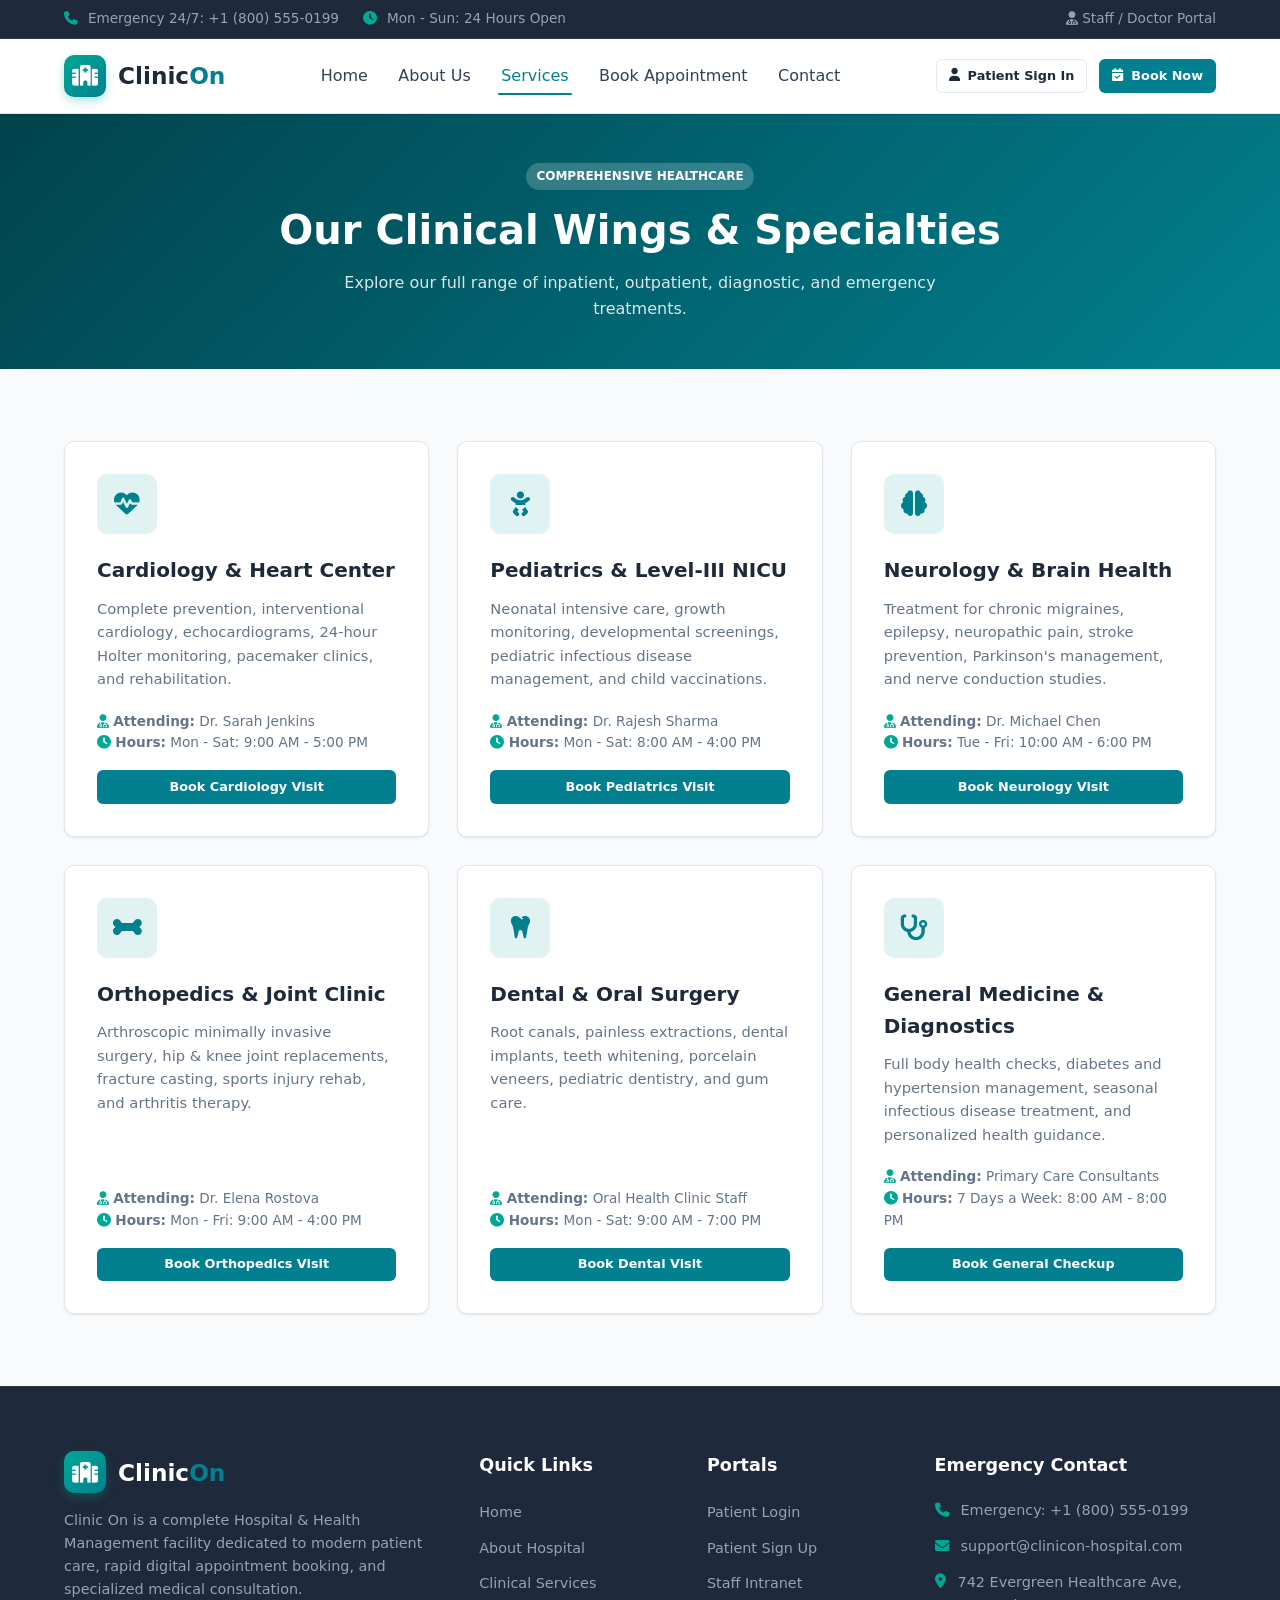
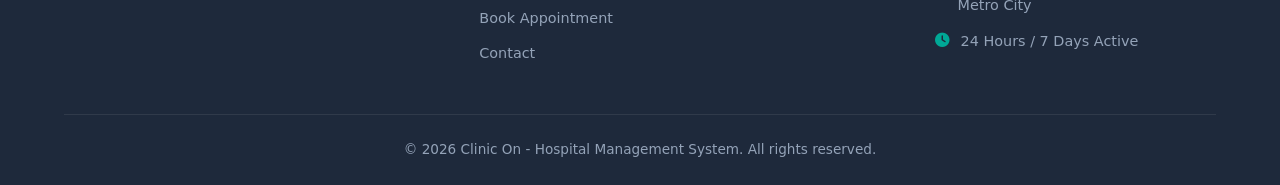
<file: services.html>
<!DOCTYPE html>
<html lang="en">
<head>
  <meta charset="UTF-8">
  <meta name="viewport" content="width=device-width, initial-scale=1.0">
  <title>Medical Services - Clinic On Healthcare</title>
  <link rel="stylesheet" href="https://cdnjs.cloudflare.com/ajax/libs/font-awesome/6.4.0/css/all.min.css">
  <link rel="stylesheet" href="css/style.css">
</head>
<body>

  <!-- Top Bar -->
  <div class="topbar">
    <div class="container topbar-content">
      <div class="topbar-info">
        <span><i class="fa-solid fa-phone"></i> Emergency 24/7: +1 (800) 555-0199</span>
        <span><i class="fa-solid fa-clock"></i> Mon - Sun: 24 Hours Open</span>
      </div>
      <div class="topbar-links">
        <a href="doctor-login.html" style="color: var(--gray-400);"><i class="fa-solid fa-user-doctor"></i> Staff / Doctor Portal</a>
      </div>
    </div>
  </div>

  <!-- Navigation -->
  <nav class="navbar">
    <div class="container nav-container">
      <a href="index.html" class="logo">
        <div class="logo-icon"><i class="fa-solid fa-hospital"></i></div>
        <div class="logo-text">Clinic<span>On</span></div>
      </a>

      <button class="mobile-toggle" aria-label="Toggle Navigation">
        <i class="fa-solid fa-bars"></i>
      </button>

      <ul class="nav-menu">
        <li><a href="index.html" class="nav-link">Home</a></li>
        <li><a href="about.html" class="nav-link">About Us</a></li>
        <li><a href="services.html" class="nav-link active">Services</a></li>
        <li><a href="appointment.html" class="nav-link">Book Appointment</a></li>
        <li><a href="contact.html" class="nav-link">Contact</a></li>
      </ul>

      <div class="nav-actions">
        <a href="patient-login.html" class="btn btn-light btn-sm"><i class="fa-solid fa-user"></i> Patient Sign In</a>
        <a href="appointment.html" class="btn btn-primary btn-sm"><i class="fa-solid fa-calendar-check"></i> Book Now</a>
      </div>
    </div>
  </nav>

  <!-- Banner -->
  <header style="background: linear-gradient(135deg, #01434c 0%, #028090 100%); color: white; padding: 3rem 0; text-align: center;">
    <div class="container">
      <span class="badge" style="background: rgba(255,255,255,0.2); color: #fff; margin-bottom: 0.5rem;">Comprehensive Healthcare</span>
      <h1 style="font-size: 2.5rem; font-weight: 800;">Our Clinical Wings & Specialties</h1>
      <p style="color: rgba(255,255,255,0.85); max-width: 650px; margin: 0.5rem auto 0 auto;">Explore our full range of inpatient, outpatient, diagnostic, and emergency treatments.</p>
    </div>
  </header>

  <!-- Services Grid -->
  <section class="section">
    <div class="container">
      <div class="cards-grid">
        <div class="service-card">
          <div class="service-icon"><i class="fa-solid fa-heart-pulse"></i></div>
          <h3 class="service-title">Cardiology & Heart Center</h3>
          <p class="service-desc">Complete prevention, interventional cardiology, echocardiograms, 24-hour Holter monitoring, pacemaker clinics, and rehabilitation.</p>
          <div style="font-size: 0.85rem; color: var(--gray-600); margin-bottom: 1rem;">
            <div><i class="fa-solid fa-user-doctor" style="color: var(--accent);"></i> <strong>Attending:</strong> Dr. Sarah Jenkins</div>
            <div><i class="fa-solid fa-clock" style="color: var(--accent);"></i> <strong>Hours:</strong> Mon - Sat: 9:00 AM - 5:00 PM</div>
          </div>
          <a href="appointment.html?dept=Cardiology" class="btn btn-primary btn-block btn-sm">Book Cardiology Visit</a>
        </div>

        <div class="service-card">
          <div class="service-icon"><i class="fa-solid fa-baby"></i></div>
          <h3 class="service-title">Pediatrics & Level-III NICU</h3>
          <p class="service-desc">Neonatal intensive care, growth monitoring, developmental screenings, pediatric infectious disease management, and child vaccinations.</p>
          <div style="font-size: 0.85rem; color: var(--gray-600); margin-bottom: 1rem;">
            <div><i class="fa-solid fa-user-doctor" style="color: var(--accent);"></i> <strong>Attending:</strong> Dr. Rajesh Sharma</div>
            <div><i class="fa-solid fa-clock" style="color: var(--accent);"></i> <strong>Hours:</strong> Mon - Sat: 8:00 AM - 4:00 PM</div>
          </div>
          <a href="appointment.html?dept=Pediatrics & NICU" class="btn btn-primary btn-block btn-sm">Book Pediatrics Visit</a>
        </div>

        <div class="service-card">
          <div class="service-icon"><i class="fa-solid fa-brain"></i></div>
          <h3 class="service-title">Neurology & Brain Health</h3>
          <p class="service-desc">Treatment for chronic migraines, epilepsy, neuropathic pain, stroke prevention, Parkinson's management, and nerve conduction studies.</p>
          <div style="font-size: 0.85rem; color: var(--gray-600); margin-bottom: 1rem;">
            <div><i class="fa-solid fa-user-doctor" style="color: var(--accent);"></i> <strong>Attending:</strong> Dr. Michael Chen</div>
            <div><i class="fa-solid fa-clock" style="color: var(--accent);"></i> <strong>Hours:</strong> Tue - Fri: 10:00 AM - 6:00 PM</div>
          </div>
          <a href="appointment.html?dept=Neurology" class="btn btn-primary btn-block btn-sm">Book Neurology Visit</a>
        </div>

        <div class="service-card">
          <div class="service-icon"><i class="fa-solid fa-bone"></i></div>
          <h3 class="service-title">Orthopedics & Joint Clinic</h3>
          <p class="service-desc">Arthroscopic minimally invasive surgery, hip & knee joint replacements, fracture casting, sports injury rehab, and arthritis therapy.</p>
          <div style="font-size: 0.85rem; color: var(--gray-600); margin-bottom: 1rem;">
            <div><i class="fa-solid fa-user-doctor" style="color: var(--accent);"></i> <strong>Attending:</strong> Dr. Elena Rostova</div>
            <div><i class="fa-solid fa-clock" style="color: var(--accent);"></i> <strong>Hours:</strong> Mon - Fri: 9:00 AM - 4:00 PM</div>
          </div>
          <a href="appointment.html?dept=Orthopedics" class="btn btn-primary btn-block btn-sm">Book Orthopedics Visit</a>
        </div>

        <div class="service-card">
          <div class="service-icon"><i class="fa-solid fa-tooth"></i></div>
          <h3 class="service-title">Dental & Oral Surgery</h3>
          <p class="service-desc">Root canals, painless extractions, dental implants, teeth whitening, porcelain veneers, pediatric dentistry, and gum care.</p>
          <div style="font-size: 0.85rem; color: var(--gray-600); margin-bottom: 1rem;">
            <div><i class="fa-solid fa-user-doctor" style="color: var(--accent);"></i> <strong>Attending:</strong> Oral Health Clinic Staff</div>
            <div><i class="fa-solid fa-clock" style="color: var(--accent);"></i> <strong>Hours:</strong> Mon - Sat: 9:00 AM - 7:00 PM</div>
          </div>
          <a href="appointment.html?dept=Dental & Oral Care" class="btn btn-primary btn-block btn-sm">Book Dental Visit</a>
        </div>

        <div class="service-card">
          <div class="service-icon"><i class="fa-solid fa-stethoscope"></i></div>
          <h3 class="service-title">General Medicine & Diagnostics</h3>
          <p class="service-desc">Full body health checks, diabetes and hypertension management, seasonal infectious disease treatment, and personalized health guidance.</p>
          <div style="font-size: 0.85rem; color: var(--gray-600); margin-bottom: 1rem;">
            <div><i class="fa-solid fa-user-doctor" style="color: var(--accent);"></i> <strong>Attending:</strong> Primary Care Consultants</div>
            <div><i class="fa-solid fa-clock" style="color: var(--accent);"></i> <strong>Hours:</strong> 7 Days a Week: 8:00 AM - 8:00 PM</div>
          </div>
          <a href="appointment.html?dept=General Medicine" class="btn btn-primary btn-block btn-sm">Book General Checkup</a>
        </div>
      </div>
    </div>
  </section>

  <!-- Footer -->
  <footer class="footer">
    <div class="container">
      <div class="footer-grid">
        <div class="footer-brand">
          <a href="index.html" class="logo">
            <div class="logo-icon"><i class="fa-solid fa-hospital"></i></div>
            <div class="logo-text">Clinic<span>On</span></div>
          </a>
          <p class="footer-desc">
            Clinic On is a complete Hospital & Health Management facility dedicated to modern patient care, rapid digital appointment booking, and specialized medical consultation.
          </p>
        </div>

        <div>
          <h4 class="footer-title">Quick Links</h4>
          <ul class="footer-links">
            <li><a href="index.html">Home</a></li>
            <li><a href="about.html">About Hospital</a></li>
            <li><a href="services.html">Clinical Services</a></li>
            <li><a href="appointment.html">Book Appointment</a></li>
            <li><a href="contact.html">Contact</a></li>
          </ul>
        </div>

        <div>
          <h4 class="footer-title">Portals</h4>
          <ul class="footer-links">
            <li><a href="patient-login.html">Patient Login</a></li>
            <li><a href="patient-signup.html">Patient Sign Up</a></li>
            <li><a href="doctor-login.html">Staff Intranet</a></li>
          </ul>
        </div>

        <div>
          <h4 class="footer-title">Emergency Contact</h4>
          <ul class="footer-contact">
            <li><i class="fa-solid fa-phone"></i> <span>Emergency: +1 (800) 555-0199</span></li>
            <li><i class="fa-solid fa-envelope"></i> <span>support@clinicon-hospital.com</span></li>
            <li><i class="fa-solid fa-location-dot"></i> <span>742 Evergreen Healthcare Ave, Metro City</span></li>
            <li><i class="fa-solid fa-clock"></i> <span>24 Hours / 7 Days Active</span></li>
          </ul>
        </div>
      </div>

      <div class="footer-bottom">
        <p>&copy; 2026 Clinic On - Hospital Management System. All rights reserved.</p>
      </div>
    </div>
  </footer>

  <script src="js/data.js"></script>
  <script src="js/app.js"></script>
</body>
</html>
</file>
<file: css/style.css>
/* ==========================================================================
   CLINIC ON - HOSPITAL MANAGEMENT SYSTEM
   Modern Healthcare Stylesheet (Responsive, Accessible, Professional)
   ========================================================================== */

:root {
  --primary: #028090;
  --primary-dark: #015e6b;
  --primary-light: #e0f2f1;
  --accent: #00a896;
  --accent-hover: #028577;
  --secondary: #02c39a;
  --danger: #e63946;
  --warning: #f4a261;
  --success: #2a9d8f;
  --info: #457b9d;
  
  --dark: #1e293b;
  --dark-light: #334155;
  --gray-600: #64748b;
  --gray-400: #94a3b8;
  --gray-200: #e2e8f0;
  --gray-100: #f1f5f9;
  --light: #f8fafc;
  --white: #ffffff;
  
  --shadow-sm: 0 1px 3px rgba(0,0,0,0.06), 0 1px 2px rgba(0,0,0,0.04);
  --shadow-md: 0 4px 6px -1px rgba(0,0,0,0.07), 0 2px 4px -1px rgba(0,0,0,0.04);
  --shadow-lg: 0 10px 25px -3px rgba(0,0,0,0.08), 0 4px 6px -2px rgba(0,0,0,0.03);
  --radius-sm: 6px;
  --radius-md: 10px;
  --radius-lg: 16px;
  --radius-full: 9999px;
  --transition: all 0.25s ease-in-out;
  --font-main: 'Segoe UI', system-ui, -apple-system, BlinkMacSystemFont, Roboto, sans-serif;
}

*, *::before, *::after {
  box-sizing: border-box;
  margin: 0;
  padding: 0;
}

body {
  font-family: var(--font-main);
  background-color: var(--light);
  color: var(--dark);
  line-height: 1.6;
  min-height: 100vh;
  display: flex;
  flex-direction: column;
}

img {
  max-width: 100%;
  display: block;
}

a {
  color: var(--primary);
  text-decoration: none;
  transition: var(--transition);
}

a:hover {
  color: var(--primary-dark);
}

.container {
  width: 100%;
  max-width: 1200px;
  margin: 0 auto;
  padding: 0 1.5rem;
}

/* ==========================================================================
   TOP BAR & NAVIGATION
   ========================================================================== */
.topbar {
  background: var(--dark);
  color: var(--gray-400);
  font-size: 0.85rem;
  padding: 0.5rem 0;
  border-bottom: 1px solid rgba(255,255,255,0.08);
}

.topbar-content {
  display: flex;
  justify-content: space-between;
  align-items: center;
  flex-wrap: wrap;
  gap: 0.5rem;
}

.topbar-info {
  display: flex;
  gap: 1.5rem;
}

.topbar-info span i {
  color: var(--accent);
  margin-right: 0.35rem;
}

.navbar {
  background: var(--white);
  box-shadow: var(--shadow-sm);
  position: sticky;
  top: 0;
  z-index: 1000;
  border-bottom: 1px solid var(--gray-200);
}

.nav-container {
  display: flex;
  justify-content: space-between;
  align-items: center;
  height: 74px;
}

.logo {
  display: flex;
  align-items: center;
  gap: 0.75rem;
  font-size: 1.45rem;
  font-weight: 700;
  color: var(--dark);
  text-decoration: none;
}

.logo-icon {
  width: 42px;
  height: 42px;
  background: linear-gradient(135deg, var(--accent), var(--primary));
  color: var(--white);
  border-radius: var(--radius-md);
  display: flex;
  align-items: center;
  justify-content: center;
  font-size: 1.3rem;
  box-shadow: 0 4px 10px rgba(0, 168, 150, 0.3);
}

.logo-text span {
  color: var(--primary);
}

.nav-menu {
  display: flex;
  align-items: center;
  list-style: none;
  gap: 1.5rem;
}

.nav-link {
  color: var(--dark-light);
  font-weight: 500;
  padding: 0.4rem 0.2rem;
  position: relative;
}

.nav-link:hover, .nav-link.active {
  color: var(--primary);
}

.nav-link.active::after {
  content: '';
  position: absolute;
  bottom: -4px;
  left: 0;
  width: 100%;
  height: 2px;
  background: var(--primary);
  border-radius: var(--radius-full);
}

.nav-actions {
  display: flex;
  align-items: center;
  gap: 0.75rem;
}

.mobile-toggle {
  display: none;
  background: none;
  border: none;
  font-size: 1.5rem;
  color: var(--dark);
  cursor: pointer;
}

/* ==========================================================================
   BUTTONS & BADGES
   ========================================================================== */
.btn {
  display: inline-flex;
  align-items: center;
  justify-content: center;
  gap: 0.5rem;
  font-weight: 600;
  font-size: 0.92rem;
  padding: 0.65rem 1.35rem;
  border-radius: var(--radius-sm);
  border: 1px solid transparent;
  cursor: pointer;
  transition: var(--transition);
  text-decoration: none;
  white-space: nowrap;
}

.btn-primary {
  background: var(--primary);
  color: var(--white);
}
.btn-primary:hover {
  background: var(--primary-dark);
  color: var(--white);
  box-shadow: 0 4px 12px rgba(2, 128, 144, 0.25);
}

.btn-accent {
  background: var(--accent);
  color: var(--white);
}
.btn-accent:hover {
  background: var(--accent-hover);
  color: var(--white);
}

.btn-outline {
  border-color: var(--primary);
  color: var(--primary);
  background: transparent;
}
.btn-outline:hover {
  background: var(--primary);
  color: var(--white);
}

.btn-light {
  background: var(--white);
  color: var(--dark);
  border-color: var(--gray-200);
}
.btn-light:hover {
  background: var(--gray-100);
  border-color: var(--gray-400);
}

.btn-sm {
  padding: 0.35rem 0.75rem;
  font-size: 0.8rem;
}

.btn-lg {
  padding: 0.85rem 1.85rem;
  font-size: 1.05rem;
}

.btn-block {
  width: 100%;
}

.badge {
  display: inline-flex;
  align-items: center;
  gap: 0.3rem;
  font-size: 0.75rem;
  font-weight: 700;
  text-transform: uppercase;
  padding: 0.25rem 0.65rem;
  border-radius: var(--radius-full);
}

.badge-pending {
  background: #fef3c7;
  color: #b45309;
}

.badge-approved {
  background: #dcfce7;
  color: #15803d;
}

.badge-rejected {
  background: #fee2e2;
  color: #b91c1c;
}

.badge-completed {
  background: #e0f2fe;
  color: #0369a1;
}

/* ==========================================================================
   HERO SECTION
   ========================================================================== */
.hero {
  background: linear-gradient(135deg, #01434c 0%, #028090 100%);
  color: var(--white);
  padding: 4.5rem 0;
  position: relative;
  overflow: hidden;
}

.hero::after {
  content: '';
  position: absolute;
  top: 0;
  right: 0;
  width: 45%;
  height: 100%;
  background: radial-gradient(circle, rgba(255,255,255,0.08) 10%, transparent 70%);
  pointer-events: none;
}

.hero-grid {
  display: grid;
  grid-template-columns: 1.2fr 0.8fr;
  gap: 3rem;
  align-items: center;
}

.hero-subtitle {
  display: inline-block;
  background: rgba(255,255,255,0.15);
  backdrop-filter: blur(4px);
  color: #aff4ec;
  font-weight: 600;
  font-size: 0.88rem;
  padding: 0.35rem 0.9rem;
  border-radius: var(--radius-full);
  margin-bottom: 1rem;
}

.hero-title {
  font-size: 2.85rem;
  font-weight: 800;
  line-height: 1.2;
  margin-bottom: 1.2rem;
}

.hero-title span {
  color: #5cf1de;
}

.hero-text {
  font-size: 1.1rem;
  color: rgba(255,255,255,0.9);
  margin-bottom: 2rem;
  max-width: 580px;
}

.hero-actions {
  display: flex;
  gap: 1rem;
  flex-wrap: wrap;
}

.hero-card {
  background: rgba(255, 255, 255, 0.95);
  backdrop-filter: blur(8px);
  color: var(--dark);
  padding: 2rem;
  border-radius: var(--radius-lg);
  box-shadow: 0 20px 40px rgba(0,0,0,0.2);
  border: 1px solid rgba(255,255,255,0.4);
}

.hero-card h3 {
  font-size: 1.35rem;
  margin-bottom: 0.5rem;
  color: var(--primary-dark);
}

.hero-card p {
  color: var(--gray-600);
  font-size: 0.92rem;
  margin-bottom: 1.25rem;
}

/* ==========================================================================
   FEATURE CARDS & STATS
   ========================================================================== */
.stats-strip {
  background: var(--white);
  padding: 2.5rem 0;
  box-shadow: var(--shadow-sm);
  margin-top: -2.5rem;
  position: relative;
  z-index: 10;
  border-radius: var(--radius-md);
  margin-bottom: 3rem;
  border: 1px solid var(--gray-200);
}

.stats-grid {
  display: grid;
  grid-template-columns: repeat(4, 1fr);
  gap: 1.5rem;
  text-align: center;
}

.stat-item {
  border-right: 1px solid var(--gray-200);
  padding: 0 1rem;
}
.stat-item:last-child {
  border-right: none;
}

.stat-number {
  font-size: 2.2rem;
  font-weight: 800;
  color: var(--primary);
  margin-bottom: 0.2rem;
}

.stat-label {
  color: var(--gray-600);
  font-size: 0.88rem;
  font-weight: 500;
}

/* ==========================================================================
   SECTION COMMON
   ========================================================================== */
.section {
  padding: 4.5rem 0;
}

.section-header {
  text-align: center;
  max-width: 650px;
  margin: 0 auto 3rem auto;
}

.section-tag {
  display: inline-block;
  color: var(--accent);
  font-size: 0.85rem;
  font-weight: 700;
  text-transform: uppercase;
  letter-spacing: 1px;
  margin-bottom: 0.5rem;
}

.section-title {
  font-size: 2.2rem;
  font-weight: 800;
  color: var(--dark);
  margin-bottom: 0.8rem;
}

.section-subtitle {
  color: var(--gray-600);
  font-size: 1rem;
}

/* Cards Grid */
.cards-grid {
  display: grid;
  grid-template-columns: repeat(auto-fit, minmax(280px, 1fr));
  gap: 1.75rem;
}

.service-card {
  background: var(--white);
  border-radius: var(--radius-md);
  padding: 2rem;
  box-shadow: var(--shadow-sm);
  border: 1px solid var(--gray-200);
  transition: var(--transition);
  display: flex;
  flex-direction: column;
}

.service-card:hover {
  transform: translateY(-5px);
  box-shadow: var(--shadow-lg);
  border-color: var(--accent);
}

.service-icon {
  width: 60px;
  height: 60px;
  background: var(--primary-light);
  color: var(--primary);
  border-radius: var(--radius-md);
  display: flex;
  align-items: center;
  justify-content: center;
  font-size: 1.6rem;
  margin-bottom: 1.25rem;
  transition: var(--transition);
}

.service-card:hover .service-icon {
  background: var(--primary);
  color: var(--white);
}

.service-title {
  font-size: 1.25rem;
  font-weight: 700;
  margin-bottom: 0.65rem;
  color: var(--dark);
}

.service-desc {
  color: var(--gray-600);
  font-size: 0.92rem;
  margin-bottom: 1.25rem;
  flex-grow: 1;
}

/* Doctor Card */
.doctor-card {
  background: var(--white);
  border-radius: var(--radius-md);
  overflow: hidden;
  box-shadow: var(--shadow-sm);
  border: 1px solid var(--gray-200);
  transition: var(--transition);
}

.doctor-card:hover {
  transform: translateY(-5px);
  box-shadow: var(--shadow-lg);
}

.doctor-avatar-wrap {
  height: 200px;
  background: linear-gradient(135deg, #e0f2f1, #b2dfdb);
  display: flex;
  align-items: center;
  justify-content: center;
  font-size: 4rem;
  color: var(--primary);
  position: relative;
}

.doctor-badge {
  position: absolute;
  bottom: 12px;
  left: 12px;
  background: rgba(255,255,255,0.9);
  padding: 0.25rem 0.6rem;
  border-radius: var(--radius-full);
  font-size: 0.75rem;
  font-weight: 600;
  color: var(--primary-dark);
}

.doctor-info {
  padding: 1.5rem;
}

.doctor-name {
  font-size: 1.2rem;
  font-weight: 700;
  margin-bottom: 0.2rem;
  color: var(--dark);
}

.doctor-specialty {
  color: var(--accent);
  font-weight: 600;
  font-size: 0.88rem;
  margin-bottom: 0.8rem;
}

.doctor-meta {
  color: var(--gray-600);
  font-size: 0.82rem;
  margin-bottom: 1.2rem;
  display: flex;
  flex-direction: column;
  gap: 0.25rem;
}

/* ==========================================================================
   FORMS & INPUTS
   ========================================================================== */
.form-card {
  background: var(--white);
  padding: 2.25rem;
  border-radius: var(--radius-lg);
  box-shadow: var(--shadow-md);
  border: 1px solid var(--gray-200);
  max-width: 600px;
  margin: 0 auto;
}

.form-group {
  margin-bottom: 1.25rem;
}

.form-row {
  display: grid;
  grid-template-columns: 1fr 1fr;
  gap: 1rem;
}

.form-label {
  display: block;
  font-size: 0.88rem;
  font-weight: 600;
  color: var(--dark-light);
  margin-bottom: 0.35rem;
}

.form-control, .form-select, textarea.form-control {
  width: 100%;
  padding: 0.7rem 0.9rem;
  font-size: 0.95rem;
  font-family: inherit;
  color: var(--dark);
  background: var(--white);
  border: 1px solid var(--gray-400);
  border-radius: var(--radius-sm);
  transition: var(--transition);
}

.form-control:focus, .form-select:focus, textarea.form-control:focus {
  outline: none;
  border-color: var(--primary);
  box-shadow: 0 0 0 3px rgba(2, 128, 144, 0.15);
}

.form-help {
  font-size: 0.78rem;
  color: var(--gray-600);
  margin-top: 0.25rem;
}

/* ==========================================================================
   DASHBOARDS & TABLES
   ========================================================================== */
.dashboard-header {
  display: flex;
  justify-content: space-between;
  align-items: center;
  margin-bottom: 2rem;
  flex-wrap: wrap;
  gap: 1rem;
}

.metrics-row {
  display: grid;
  grid-template-columns: repeat(auto-fit, minmax(220px, 1fr));
  gap: 1.25rem;
  margin-bottom: 2rem;
}

.metric-card {
  background: var(--white);
  padding: 1.5rem;
  border-radius: var(--radius-md);
  border: 1px solid var(--gray-200);
  box-shadow: var(--shadow-sm);
  display: flex;
  align-items: center;
  gap: 1.25rem;
}

.metric-icon {
  width: 52px;
  height: 52px;
  border-radius: var(--radius-md);
  display: flex;
  align-items: center;
  justify-content: center;
  font-size: 1.4rem;
}

.metric-icon.blue { background: #e0f2fe; color: #0284c7; }
.metric-icon.orange { background: #fef3c7; color: #d97706; }
.metric-icon.green { background: #dcfce7; color: #16a34a; }
.metric-icon.red { background: #fee2e2; color: #dc2626; }

.metric-data h4 {
  font-size: 1.7rem;
  font-weight: 800;
  line-height: 1;
  color: var(--dark);
}
.metric-data p {
  color: var(--gray-600);
  font-size: 0.85rem;
  font-weight: 500;
  margin-top: 0.2rem;
}

.table-card {
  background: var(--white);
  border-radius: var(--radius-md);
  border: 1px solid var(--gray-200);
  box-shadow: var(--shadow-sm);
  overflow: hidden;
}

.table-card-header {
  padding: 1.25rem 1.5rem;
  border-bottom: 1px solid var(--gray-200);
  display: flex;
  justify-content: space-between;
  align-items: center;
  flex-wrap: wrap;
  gap: 1rem;
}

.table-responsive {
  width: 100%;
  overflow-x: auto;
}

.table {
  width: 100%;
  border-collapse: collapse;
  text-align: left;
  font-size: 0.9rem;
}

.table th {
  background: var(--gray-100);
  color: var(--gray-600);
  font-weight: 600;
  text-transform: uppercase;
  font-size: 0.75rem;
  letter-spacing: 0.5px;
  padding: 0.9rem 1.2rem;
  border-bottom: 1px solid var(--gray-200);
}

.table td {
  padding: 1rem 1.2rem;
  border-bottom: 1px solid var(--gray-200);
  vertical-align: middle;
}

.table tbody tr:hover {
  background: #f8fafc;
}

/* ==========================================================================
   MODAL & TOAST
   ========================================================================== */
.modal-overlay {
  position: fixed;
  top: 0;
  left: 0;
  width: 100vw;
  height: 100vh;
  background: rgba(15, 23, 42, 0.6);
  backdrop-filter: blur(4px);
  display: none;
  align-items: center;
  justify-content: center;
  z-index: 2000;
  padding: 1.5rem;
}

.modal-overlay.active {
  display: flex;
}

.modal-box {
  background: var(--white);
  border-radius: var(--radius-lg);
  max-width: 550px;
  width: 100%;
  box-shadow: 0 25px 50px -12px rgba(0, 0, 0, 0.25);
  overflow: hidden;
  animation: modalFadeIn 0.25s ease;
}

@keyframes modalFadeIn {
  from { opacity: 0; transform: scale(0.96); }
  to { opacity: 1; transform: scale(1); }
}

.modal-header {
  padding: 1.25rem 1.5rem;
  background: var(--gray-100);
  display: flex;
  justify-content: space-between;
  align-items: center;
  border-bottom: 1px solid var(--gray-200);
}

.modal-body {
  padding: 1.5rem;
}

.modal-footer {
  padding: 1rem 1.5rem;
  background: var(--gray-100);
  border-top: 1px solid var(--gray-200);
  display: flex;
  justify-content: flex-end;
  gap: 0.75rem;
}

.toast {
  position: fixed;
  bottom: 24px;
  right: 24px;
  background: var(--dark);
  color: var(--white);
  padding: 0.85rem 1.5rem;
  border-radius: var(--radius-sm);
  box-shadow: var(--shadow-lg);
  display: none;
  align-items: center;
  gap: 0.75rem;
  font-size: 0.92rem;
  z-index: 3000;
  animation: toastIn 0.3s ease;
}

.toast.show {
  display: flex;
}

@keyframes toastIn {
  from { transform: translateY(20px); opacity: 0; }
  to { transform: translateY(0); opacity: 1; }
}

/* ==========================================================================
   FOOTER
   ========================================================================== */
.footer {
  background: var(--dark);
  color: var(--gray-400);
  margin-top: auto;
  padding: 4rem 0 1.5rem 0;
  border-top: 1px solid rgba(255,255,255,0.05);
}

.footer-grid {
  display: grid;
  grid-template-columns: 2fr 1fr 1fr 1.5fr;
  gap: 2.5rem;
  margin-bottom: 3rem;
}

.footer-brand .logo {
  color: var(--white);
  margin-bottom: 1rem;
}

.footer-desc {
  font-size: 0.9rem;
  line-height: 1.6;
  margin-bottom: 1.5rem;
}

.footer-title {
  color: var(--white);
  font-size: 1.1rem;
  font-weight: 700;
  margin-bottom: 1.25rem;
}

.footer-links {
  list-style: none;
  display: flex;
  flex-direction: column;
  gap: 0.6rem;
}

.footer-links a {
  color: var(--gray-400);
  font-size: 0.9rem;
}
.footer-links a:hover {
  color: var(--accent);
  padding-left: 4px;
}

.footer-contact li {
  display: flex;
  gap: 0.75rem;
  margin-bottom: 0.8rem;
  font-size: 0.9rem;
}

.footer-contact i {
  color: var(--accent);
  margin-top: 0.2rem;
}

.footer-bottom {
  text-align: center;
  padding-top: 1.5rem;
  border-top: 1px solid rgba(255,255,255,0.08);
  font-size: 0.85rem;
}

/* ==========================================================================
   RESPONSIVE DESIGN
   ========================================================================== */
@media (max-width: 992px) {
  .hero-grid {
    grid-template-columns: 1fr;
    text-align: center;
  }
  .hero-text {
    margin: 0 auto 2rem auto;
  }
  .hero-actions {
    justify-content: center;
  }
  .stats-grid {
    grid-template-columns: repeat(2, 1fr);
  }
  .stat-item:nth-child(2) {
    border-right: none;
  }
  .footer-grid {
    grid-template-columns: 1fr 1fr;
  }
}

@media (max-width: 768px) {
  .topbar { display: none; }
  .mobile-toggle { display: block; }
  .nav-menu {
    position: fixed;
    top: 74px;
    left: -100%;
    width: 100%;
    height: calc(100vh - 74px);
    background: var(--white);
    flex-direction: column;
    padding: 2rem;
    gap: 1.5rem;
    transition: var(--transition);
    box-shadow: var(--shadow-lg);
  }
  .nav-menu.open {
    left: 0;
  }
  .form-row {
    grid-template-columns: 1fr;
  }
  .hero-title {
    font-size: 2.2rem;
  }
  .footer-grid {
    grid-template-columns: 1fr;
  }
}

/* ==========================================================================
   INTERACTIVE HOSPITAL BOOKING CALENDAR (UNCLICKABLE OFF-DAYS)
   ========================================================================== */
.calendar-card {
  background: var(--white);
  border: 1px solid var(--gray-200);
  border-radius: var(--radius-md);
  padding: 1.25rem;
  box-shadow: var(--shadow-sm);
  margin-top: 0.5rem;
}

.calendar-header {
  display: flex;
  justify-content: space-between;
  align-items: center;
  margin-bottom: 1.25rem;
  padding-bottom: 0.75rem;
  border-bottom: 1px solid var(--gray-200);
}

.calendar-month-title {
  font-size: 1.1rem;
  font-weight: 800;
  color: var(--dark);
}

.calendar-nav-btn {
  background: var(--gray-100);
  border: 1px solid var(--gray-200);
  width: 32px;
  height: 32px;
  border-radius: var(--radius-sm);
  display: flex;
  align-items: center;
  justify-content: center;
  cursor: pointer;
  color: var(--dark);
  transition: var(--transition);
}

.calendar-nav-btn:hover:not(:disabled) {
  background: var(--primary);
  color: var(--white);
  border-color: var(--primary);
}

.calendar-nav-btn:disabled {
  opacity: 0.4;
  cursor: not-allowed;
}

.calendar-weekdays {
  display: grid;
  grid-template-columns: repeat(7, 1fr);
  text-align: center;
  font-weight: 700;
  font-size: 0.75rem;
  color: var(--gray-600);
  margin-bottom: 0.6rem;
  text-transform: uppercase;
  letter-spacing: 0.5px;
}

.calendar-weekdays span.off-col {
  color: var(--danger);
}

.calendar-days-grid {
  display: grid;
  grid-template-columns: repeat(7, 1fr);
  gap: 6px;
}

.calendar-day-btn {
  height: 44px;
  display: flex;
  align-items: center;
  justify-content: center;
  border-radius: var(--radius-sm);
  border: 1px solid var(--gray-200);
  background: var(--white);
  font-size: 0.92rem;
  font-weight: 600;
  color: var(--dark);
  cursor: pointer;
  transition: var(--transition);
  position: relative;
  user-select: none;
}

.calendar-day-btn:hover:not(:disabled) {
  background: var(--primary-light);
  border-color: var(--primary);
  color: var(--primary-dark);
}

.calendar-day-btn.selected {
  background: var(--primary) !important;
  color: var(--white) !important;
  border-color: var(--primary-dark) !important;
  font-weight: 800;
  box-shadow: 0 4px 10px rgba(2, 128, 144, 0.35);
}

/* Past days */
.calendar-day-btn.day-past {
  background: #f8fafc !important;
  color: #cbd5e1 !important;
  border-color: #f1f5f9 !important;
  cursor: not-allowed !important;
  pointer-events: none;
  opacity: 0.5;
}

/* Doctor's Off-Days: STRICTLY UNCLICKABLE */
.calendar-day-btn.day-off {
  background: #fff1f2 !important;
  color: #fda4af !important;
  border-color: #fecdd3 !important;
  cursor: not-allowed !important;
  pointer-events: none;
  text-decoration: line-through;
  opacity: 0.65;
}

.calendar-legend {
  display: flex;
  align-items: center;
  gap: 1.25rem;
  margin-top: 1rem;
  padding-top: 0.75rem;
  border-top: 1px solid var(--gray-200);
  font-size: 0.78rem;
  color: var(--gray-600);
}

.calendar-legend-item {
  display: flex;
  align-items: center;
  gap: 0.35rem;
}

.legend-box {
  width: 12px;
  height: 12px;
  border-radius: 3px;
}
.legend-box.available { background: var(--white); border: 1px solid var(--gray-400); }
.legend-box.selected { background: var(--primary); }
.legend-box.off { background: #ffe4e6; border: 1px solid #fda4af; }
</file>
